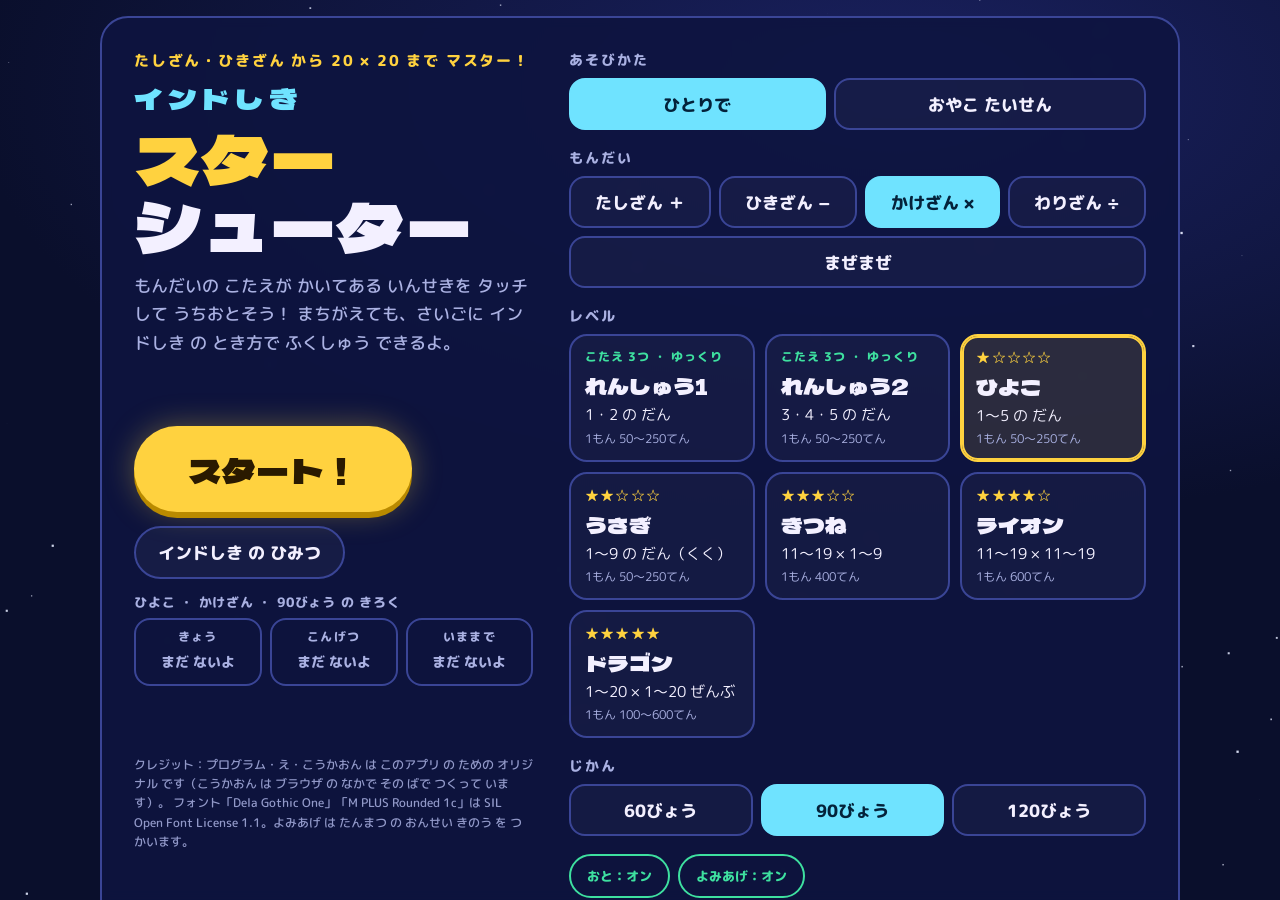
<file: index.html>
<!doctype html>
<html lang="ja">
<head>
<meta charset="utf-8">
<meta name="viewport" content="width=device-width,initial-scale=1,maximum-scale=1,user-scalable=no,viewport-fit=cover">
<title>インドしき スターシューター</title>
<meta name="apple-mobile-web-app-capable" content="yes">
<meta name="apple-mobile-web-app-status-bar-style" content="black-translucent">
<link rel="preconnect" href="https://fonts.googleapis.com">
<link rel="preconnect" href="https://fonts.gstatic.com" crossorigin>
<link href="https://fonts.googleapis.com/css2?family=Dela+Gothic+One&family=M+PLUS+Rounded+1c:wght@500;800&display=swap" rel="stylesheet">
<style>
/* Layout: full-screen starfield canvas; HUD pinned on top; menus float as panels over the sky */
:root{
  --void:#0a0f2c; --nebula:#1a2160; --panel:rgba(14,20,64,.9); --line:#3a4596;
  --ink:#f3f0ff; --dim:#aab1e2; --star:#ffd23f; --hit:#3ee0a0; --miss:#ff5c7a; --beam:#6fe3ff;
  --f-display:"Dela Gothic One","Hiragino Sans","Yu Gothic",sans-serif;
  --f-body:"M PLUS Rounded 1c","Hiragino Maru Gothic ProN","Hiragino Sans","Yu Gothic",sans-serif;
  color-scheme:dark;
}
[hidden]{display:none!important}
html,body{height:100%;margin:0;background:var(--void);color:var(--ink);font-family:var(--f-body);font-weight:500;overflow:hidden;
  -webkit-user-select:none;user-select:none;-webkit-touch-callout:none;-webkit-tap-highlight-color:transparent}
button{font-family:inherit;color:inherit;cursor:pointer;touch-action:manipulation;border:0;background:none}
button:focus-visible{outline:3px solid var(--beam);outline-offset:3px}
#app{position:fixed;inset:0;background:radial-gradient(120% 80% at 70% 10%,var(--nebula) 0%,var(--void) 60%)}
#cv{position:absolute;inset:0;width:100%;height:100%;display:block;touch-action:none}

/* ---------- screens & panels ---------- */
.screen{position:absolute;inset:0;display:flex;overflow-y:auto;-webkit-overflow-scrolling:touch;
  padding:calc(env(safe-area-inset-top,0px) + 16px) 16px calc(env(safe-area-inset-bottom,0px) + 16px);box-sizing:border-box}
.panel{margin:auto;width:100%;max-width:1080px;box-sizing:border-box;background:var(--panel);border:2px solid var(--line);
  border-radius:28px;padding:clamp(18px,3vw,32px);backdrop-filter:blur(6px);-webkit-backdrop-filter:blur(6px)}
.panel.narrow{max-width:560px;text-align:center;display:grid;gap:16px;justify-items:center}
.eyebrow{margin:0;color:var(--star);font-weight:800;letter-spacing:.12em;font-size:.95rem}
h1,h2,h3{text-wrap:balance;margin:0}
.btn-main{font-family:var(--f-display);font-size:clamp(1.5rem,3.4vw,2.1rem);padding:.55em 1.6em;border-radius:999px;
  background:var(--star);color:#2a1a00;box-shadow:0 6px 0 #b98a00,0 0 30px rgba(255,210,63,.35);transition:transform .08s}
.btn-main:active{transform:translateY(4px);box-shadow:0 2px 0 #b98a00}
.btn-sub{font-weight:800;font-size:1.05rem;padding:.7em 1.3em;border-radius:999px;border:2px solid var(--line);background:rgba(255,255,255,.04)}
.btn-sub:active{background:rgba(255,255,255,.12)}

/* ---------- title ---------- */
.title-panel{display:grid;gap:22px 36px;grid-template-columns:1fr;grid-template-areas:"logo" "setup" "actions" "foot"}
@media (min-width:900px){.title-panel{grid-template-columns:minmax(0,.9fr) minmax(0,1.3fr);grid-template-areas:"logo setup" "actions setup" "foot setup";align-items:start}}
.logo{grid-area:logo;display:grid;gap:12px}
.logo h1{font-family:var(--f-display);font-weight:400;font-size:clamp(2.4rem,6vw,4.2rem);line-height:1.02;letter-spacing:.01em}
.logo h1 .ind{display:block;font-size:.42em;color:var(--beam);letter-spacing:.2em;margin-bottom:.35em}
.logo h1 .star{color:var(--star)}
.lead{margin:0;color:var(--dim);font-size:1.05rem;line-height:1.7}
.actions{grid-area:actions;display:flex;flex-wrap:wrap;gap:14px;align-items:center}
.best-wrap{width:100%;display:grid;gap:6px}
.board-cap{margin:0;font-size:.8rem;color:var(--dim);font-weight:800;letter-spacing:.06em}
.board{display:grid;grid-template-columns:repeat(3,minmax(0,1fr));gap:8px;width:100%}
.bt{border:2px solid var(--line);border-radius:16px;padding:8px 6px;display:grid;gap:2px;justify-items:center;text-align:center;font-variant-numeric:tabular-nums;min-width:0;align-content:start}
.bt.hl{border-color:var(--star);background:rgba(255,210,63,.14)}
.bt-l{font-size:.75rem;color:var(--dim);font-weight:800;letter-spacing:.1em}
.bt b{font-family:var(--f-display);font-weight:400;font-size:1.3rem;color:var(--star)}
.bt b.none{font-family:var(--f-body);font-weight:800;font-size:.85rem;color:var(--dim);padding:4px 0}
.bt-n{font-weight:800;font-size:.9rem;color:var(--pc)}
.bt-d{font-size:.7rem;color:var(--dim)}
/* だれが あそぶ？ */
.who-panel{max-width:760px}
.who-grid{display:grid;grid-template-columns:repeat(auto-fit,minmax(120px,1fr));gap:12px;width:100%}
.who{display:grid;justify-items:center;gap:8px;padding:16px 8px;border-radius:22px;border:2px solid var(--line);background:rgba(255,255,255,.03);font-weight:800;font-size:1.2rem}
.who:active{transform:scale(.97)}
.who.last{border-color:var(--pc);box-shadow:0 0 0 2px var(--pc) inset}
.av{width:64px;height:64px;border-radius:50%;display:grid;place-items:center;background:var(--pc);color:var(--void);font-family:var(--f-display);font-size:1.8rem}
.av.sm{width:30px;height:30px;font-size:.95rem;display:inline-grid;vertical-align:middle;margin-right:6px}
.who.sp{grid-column:1/-1;grid-template-columns:auto auto;justify-content:center;align-items:center;column-gap:20px;padding:20px;font-size:1.7rem;
  border-color:var(--star);background:linear-gradient(135deg,rgba(255,126,182,.28),rgba(255,210,63,.18))}
.who.sp .av{width:88px;height:88px;font-size:2.6rem;box-shadow:0 0 0 4px var(--star),0 0 32px rgba(255,126,182,.7)}
.who-name{display:grid;gap:4px;justify-items:center}
.sp-tag{font-style:normal;font-size:.8rem;background:var(--star);color:var(--void);padding:2px 12px;border-radius:99px;letter-spacing:.08em}
.res-card.sp{background:linear-gradient(160deg,rgba(255,126,182,.18),rgba(255,210,63,.08))}
.res-who{color:var(--pc)!important}
.board-cap+.board{margin-top:-2px}
.res-card .board-cap{text-align:center}
.credit{grid-area:foot;font-size:.75rem;color:var(--dim);line-height:1.6;opacity:.85}
.setup{grid-area:setup;display:grid;gap:18px;min-width:0}
.group{display:grid;gap:8px}
.group h2{font-size:.85rem;color:var(--dim);letter-spacing:.14em;font-weight:800}
.seg{display:flex;flex-wrap:wrap;gap:8px}
.seg button{flex:1 1 auto;min-height:52px;padding:0 16px;border-radius:16px;border:2px solid var(--line);font-weight:800;font-size:1.05rem;background:rgba(255,255,255,.03)}
.seg button.on{background:var(--beam);border-color:var(--beam);color:#04223a}
.seg.small button{min-height:42px;font-size:.95rem}
.levels{display:grid;grid-template-columns:repeat(auto-fit,minmax(150px,1fr));gap:10px}
.lv{position:relative;text-align:left;display:grid;gap:3px;padding:12px 14px;border-radius:18px;border:2px solid var(--line);background:rgba(255,255,255,.03)}
.lv.pr .lv-stars{color:var(--hit);font-weight:800;font-size:.78rem}
.lv.on{border-color:var(--star);background:rgba(255,210,63,.12);box-shadow:0 0 0 2px var(--star) inset}
.lv-stars{color:var(--star);letter-spacing:.08em;font-size:.85rem}
.lv b{font-family:var(--f-display);font-weight:400;font-size:1.35rem}
.lv-desc{font-size:.92rem}
.lv-pt{font-size:.78rem;color:var(--dim);font-variant-numeric:tabular-nums}
.badges{position:absolute;top:8px;right:8px;display:flex;gap:4px}
.badge{font-style:normal;font-size:.72rem;font-weight:800;padding:2px 7px;border-radius:99px}
.badge.p1{background:var(--hit);color:#003322}.badge.p2{background:var(--miss);color:#3a0010}
.row-opts{display:flex;flex-wrap:wrap;gap:8px}
.toggle{min-height:44px;padding:0 16px;border-radius:99px;border:2px solid var(--line);font-weight:800}
.toggle.on{border-color:var(--hit);color:var(--hit)}

/* ---------- HUD ---------- */
#hud{position:absolute;left:0;right:0;top:0;pointer-events:none;
  padding:calc(env(safe-area-inset-top,0px) + 10px) 16px 14px;
  background:linear-gradient(to bottom,rgba(10,15,44,.95) 0%,rgba(10,15,44,.85) 75%,rgba(10,15,44,0) 100%);display:grid;gap:8px}
#hud button{pointer-events:auto}
.bar{display:flex;align-items:center;gap:12px}
.icon-btn{width:48px;height:48px;border-radius:14px;border:2px solid var(--line);font-weight:800;font-size:1.1rem;flex:none}
.timebox{flex:1;display:flex;align-items:center;gap:10px;min-width:0}
.timebar{flex:1;height:16px;border-radius:99px;background:rgba(255,255,255,.1);overflow:hidden}
.timebar i{display:block;height:100%;width:100%;background:linear-gradient(90deg,var(--hit),var(--beam));border-radius:99px;transform-origin:left}
.timebox.low .timebar i{background:var(--miss)}
#timeNum{font-family:var(--f-display);font-size:1.5rem;width:2.4em;text-align:right;font-variant-numeric:tabular-nums}
.timebox.low #timeNum{color:var(--miss)}
.scorebox{text-align:right;flex:none;min-width:96px}
.scorebox small{display:block;font-size:.72rem;color:var(--dim);letter-spacing:.1em;font-weight:800}
.scorebox b{font-family:var(--f-display);font-weight:400;font-size:1.6rem;color:var(--star);font-variant-numeric:tabular-nums}
.qrow{display:flex;flex-wrap:wrap;align-items:center;justify-content:center;gap:8px 20px}
.q{font-family:var(--f-display);font-size:clamp(2.4rem,8vw,4.6rem);line-height:1.1;letter-spacing:.02em;text-shadow:0 0 24px rgba(111,227,255,.45);font-variant-numeric:tabular-nums;white-space:nowrap}
.q .qm{color:var(--star)}
.combo{font-family:var(--f-display);color:var(--hit);font-size:1.2rem;min-width:5em}
.hintrow{display:flex;flex-wrap:wrap;justify-content:center;align-items:flex-start;gap:8px 14px}
.hint-btn{border:2px dashed var(--star);color:var(--star);border-radius:99px;padding:6px 16px;font-weight:800;font-size:.95rem}
.hint-btn[disabled]{opacity:.35}
.hintbox{background:rgba(255,210,63,.1);border:2px solid var(--star);border-radius:16px;padding:8px 16px;font-size:clamp(1rem,2.6vw,1.3rem);line-height:1.55;font-variant-numeric:tabular-nums;max-width:100%;box-sizing:border-box}
.hintbox p{margin:0}
.hintbox p:first-child{color:var(--star);font-size:.8em;font-weight:800}
.hintbox.answer{border-color:var(--miss);background:rgba(255,92,122,.12)}
.hintbox.answer p:first-child{color:var(--miss)}

.pop{position:absolute;left:50%;top:52%;transform:translate(-50%,-50%) scale(.5);opacity:0;pointer-events:none;
  font-family:var(--f-display);font-size:clamp(2.6rem,9vw,5.5rem);white-space:nowrap;text-shadow:0 4px 0 rgba(0,0,0,.35),0 0 30px currentColor}
.pop.show{animation:pop 1s ease-out forwards}
.pop.ok{color:var(--hit)}.pop.ng{color:var(--miss)}.pop.cd{color:var(--star)}.pop.info{color:var(--beam)}
@keyframes pop{0%{opacity:0;transform:translate(-50%,-50%) scale(.4)}15%{opacity:1;transform:translate(-50%,-50%) scale(1.12)}30%{transform:translate(-50%,-50%) scale(1)}75%{opacity:1}100%{opacity:0;transform:translate(-50%,-70%) scale(1)}}

/* ---------- result ---------- */
.result{display:grid;gap:18px}
.res-cards{display:grid;grid-template-columns:repeat(auto-fit,minmax(260px,1fr));gap:14px}
.res-card{border:2px solid var(--line);border-radius:22px;padding:18px;display:grid;gap:8px;justify-items:center;text-align:center;background:rgba(255,255,255,.03)}
.res-card.win{border-color:var(--star);box-shadow:0 0 30px rgba(255,210,63,.25)}
.res-who{font-weight:800;color:var(--dim);letter-spacing:.1em}
.rank{font-family:var(--f-display);font-size:4.5rem;line-height:1;color:var(--star);text-shadow:0 0 30px rgba(255,210,63,.5)}
.rank-title{font-family:var(--f-display);font-weight:400;font-size:1.4rem}
.res-stars{color:var(--star);font-size:1.4rem;letter-spacing:.1em}
.bigscore{font-family:var(--f-display);font-size:clamp(2.2rem,6vw,3.2rem);font-variant-numeric:tabular-nums}
.bigscore small{font-size:.45em;color:var(--dim);margin-left:.2em}
.newrec{margin:0;color:#2a1a00;background:var(--star);font-weight:800;padding:2px 14px;border-radius:99px}
.newrec.pb{background:var(--hit);color:#003322}
.stats{display:grid;grid-template-columns:repeat(2,minmax(0,1fr));gap:6px 18px;margin:0;width:100%}
.stats div{display:flex;justify-content:space-between;gap:8px;border-bottom:1px dashed var(--line);padding:4px 0}
.stats dt{color:var(--dim);font-size:.9rem}.stats dd{margin:0;font-weight:800;font-variant-numeric:tabular-nums}
.winner{text-align:center;font-family:var(--f-display);font-size:clamp(1.8rem,5vw,2.6rem);color:var(--star)}
.review h3{font-size:1.1rem;margin-bottom:10px}
.review-list{display:grid;grid-template-columns:repeat(auto-fill,minmax(250px,1fr));gap:10px}
.rv{border:2px solid var(--line);border-radius:16px;padding:12px 14px;font-variant-numeric:tabular-nums;min-width:0}
.rv-q{font-family:var(--f-display);font-size:1.4rem}
.rv-q em{font-style:normal;color:var(--hit)}
.rv-who{font-size:.75rem;color:var(--dim)}
.rv p{margin:2px 0;line-height:1.5}
.rv p.m{color:var(--star);font-weight:800;font-size:.85rem}
.res-actions{display:flex;flex-wrap:wrap;gap:12px;justify-content:center}
.perfect{color:var(--hit);font-weight:800;text-align:center}

/* ---------- guide ---------- */
.guide{display:grid;gap:18px}
.guide-head{display:flex;flex-wrap:wrap;justify-content:space-between;align-items:center;gap:12px}
.guide-head h2{font-family:var(--f-display);font-weight:400;font-size:clamp(1.8rem,4.5vw,2.6rem)}
.tricks{display:grid;grid-template-columns:repeat(auto-fit,minmax(280px,1fr));gap:12px}
.trick{border:2px solid var(--line);border-radius:20px;padding:16px;display:grid;gap:6px;align-content:start;font-variant-numeric:tabular-nums}
.trick .tag{font-size:.78rem;color:var(--beam);font-weight:800;letter-spacing:.1em}
.trick h3{font-family:var(--f-display);font-weight:400;font-size:1.3rem}
.trick p{margin:0;line-height:1.65}
.trick .ex{background:rgba(255,255,255,.05);border-radius:12px;padding:8px 12px;font-size:1.1rem}
.trick .ex b{color:var(--star)}
.parent{border-top:2px dashed var(--line);padding-top:14px;color:var(--dim);line-height:1.8;font-size:.95rem;max-width:72ch}
.parent h3{color:var(--ink);font-size:1rem;margin-bottom:4px}
.parent ul{margin:0;padding-left:1.2em}

@media (prefers-reduced-motion:reduce){.pop.show{animation-duration:.01s}}
</style>

<div id="app">
  <canvas id="cv"></canvas>

  <!-- HUD -->
  <div id="hud" hidden>
    <div class="bar">
      <button id="btnPause" class="icon-btn" aria-label="いちじていし">Ⅱ</button>
      <div class="timebox" id="timeBox"><div class="timebar"><i id="timeFill"></i></div><span id="timeNum">90</span></div>
      <div class="scorebox"><small id="hudWho">スコア</small><b id="hudScore">0</b></div>
    </div>
    <div class="qrow"><div id="qText" class="q">&nbsp;</div><div id="combo" class="combo"></div></div>
    <div class="hintrow"><button id="btnHint" class="hint-btn">ヒント（とくてん はんぶん）</button><div id="hintBox" class="hintbox" hidden></div></div>
  </div>
  <div id="pop" class="pop"></div>

  <!-- TITLE -->
  <section id="scrTitle" class="screen">
    <div class="panel title-panel">
      <header class="logo">
        <p class="eyebrow">たしざん・ひきざん から 20 × 20 まで マスター！</p>
        <h1><span class="ind">インドしき</span><span class="star">スター</span><br>シューター</h1>
        <p class="lead">もんだいの こたえが かいてある いんせきを タッチして うちおとそう！ まちがえても、さいごに インドしき の とき方で ふくしゅう できるよ。</p>
      </header>
      <div class="setup">
        <div class="group"><h2>あそびかた</h2>
          <div class="seg" id="segPlayers" data-key="players"><button data-v="1">ひとりで</button><button data-v="2">おやこ たいせん</button></div></div>
        <div class="group"><h2>もんだい</h2>
          <div class="seg" id="segMode" data-key="mode"><button data-v="add">たしざん ＋</button><button data-v="sub">ひきざん −</button><button data-v="mul">かけざん ×</button><button data-v="div">わりざん ÷</button><button data-v="mix">まぜまぜ</button></div></div>
        <div class="group"><h2>レベル</h2>
          <div class="seg small" id="whoTabs" data-key="edit"><button data-v="0">1P の レベル</button><button data-v="1">2P の レベル</button></div>
          <div class="levels" id="levels"></div></div>
        <div class="group"><h2>じかん</h2>
          <div class="seg" id="segTime" data-key="time"><button data-v="60">60びょう</button><button data-v="90">90びょう</button><button data-v="120">120びょう</button></div></div>
        <div class="row-opts"><button class="toggle" id="tgSound"></button><button class="toggle" id="tgVoice"></button></div>
      </div>
      <div class="actions">
        <button class="btn-main" id="btnStart">スタート！</button>
        <button class="btn-sub" id="btnGuide">インドしき の ひみつ</button>
        <div class="best-wrap"><p class="board-cap" id="bestCap"></p><div id="board"></div></div>
      </div>
      <footer class="credit">
        クレジット：プログラム・え・こうかおん は このアプリ の ための オリジナル です（こうかおん は ブラウザ の なかで その ばで つくって います）。
        フォント「Dela Gothic One」「M PLUS Rounded 1c」は SIL Open Font License 1.1。よみあげ は たんまつ の おんせい きのう を つかいます。
      </footer>
    </div>
  </section>

  <!-- WHO PLAYS -->
  <section id="scrWho" class="screen" hidden>
    <div class="panel narrow who-panel">
      <p class="eyebrow" id="whoEyebrow"></p>
      <h2 id="whoTitle" class="rank-title"></h2>
      <p id="whoSub" class="lead"></p>
      <div class="who-grid" id="whoGrid"></div>
      <button class="btn-sub" id="btnWhoBack">タイトルへ もどる</button>
    </div>
  </section>

  <!-- PAUSE -->
  <section id="scrPause" class="screen" hidden>
    <div class="panel narrow">
      <p class="eyebrow">ひとやすみ</p>
      <h2 class="rank-title">いちじ ていし ちゅう</h2>
      <button class="btn-main" id="btnResume">つづける</button>
      <button class="btn-sub" id="btnQuit">やめて タイトルへ</button>
    </div>
  </section>

  <!-- RESULT -->
  <section id="scrResult" class="screen" hidden>
    <div class="panel result">
      <p class="eyebrow">けっか はっぴょう</p>
      <div id="resultBody"></div>
      <div class="res-actions">
        <button class="btn-main" id="btnAgain">もういちど</button>
        <button class="btn-sub" id="btnHome">タイトルへ</button>
      </div>
    </div>
  </section>

  <!-- GUIDE -->
  <section id="scrGuide" class="screen" hidden>
    <div class="panel guide">
      <div class="guide-head"><h2>インドしき の ひみつ</h2><button class="btn-sub" id="btnGuideBack">もどる</button></div>
      <div class="tricks">
        <article class="trick"><span class="tag">たしざん</span><h3>10 の まとまり を つくる</h3>
          <p>くりあがり は、たす かず を わけて まず 10 を つくる（さくらんぼ けいさん）。</p>
          <p class="ex">8 + 5 → 8 は あと 2 で 10、5 を 2 と 3 → 10 + 3 = <b>13</b></p></article>
        <article class="trick"><span class="tag">ひきざん</span><h3>10 から ひく</h3>
          <p>1 の くらい から ひけない ときは、10 から ひいて のこり を たす。</p>
          <p class="ex">13 − 8 → 10 − 8 = 2、2 + 3 = <b>5</b></p></article>
        <article class="trick"><span class="tag">×10・×20</span><h3>0 を つけるだけ</h3>
          <p>10 を かけたら うしろに 0。20 は「2ばい して 0」。</p>
          <p class="ex">7 × 20 → 7 × 2 = 14 → <b>140</b></p></article>
        <article class="trick"><span class="tag">9 の だん</span><h3>10ばい して ひく</h3>
          <p>9 は 10 より 1 すくない。だから 10ばい から ひとつぶん ひく。</p>
          <p class="ex">9 × 7 → 70 − 7 = <b>63</b></p></article>
        <article class="trick"><span class="tag">6〜9 どうし</span><h3>ゆびざん</h3>
          <p>りょうてで 6なら 1ぽん、7なら 2ほん … と ゆびを たてる。たてた ゆびの ごうけいが 10のくらい、おった ゆび どうしを かけると 1のくらい。</p>
          <p class="ex">7 × 8 → たてた ゆび 2+3=5 → 50、おった ゆび 3×2=6 → <b>56</b></p></article>
        <article class="trick"><span class="tag">11〜19 × 1けた</span><h3>わけて たす</h3>
          <p>13 を 10 と 3 に わけて、べつべつに かけてから たす。</p>
          <p class="ex">13 × 7 → 70 + 21 = <b>91</b></p></article>
        <article class="trick"><span class="tag">11〜19 どうし</span><h3>たして、かけて、たす</h3>
          <p>① かたほうに もう かたほうの 1のくらい を たして 10ばい。② 1のくらい どうしを かける。③ たす。</p>
          <p class="ex">13 × 14 → 13+4=17 → 170、3×4=12 → <b>182</b></p></article>
        <article class="trick"><span class="tag">わりざん</span><h3>かけざん の ぎゃく</h3>
          <p>「÷7」は「7 × □ = ?」の □ を さがす こと。かけざん が できれば わりざん も できる！</p>
          <p class="ex">91 ÷ 7 → 7 × □ = 91 → <b>13</b></p></article>
      </div>
      <div class="parent">
        <h3>おうちのかたへ</h3>
        <ul>
          <li>1回は 90秒 が目安です。低学年の集中が続きやすい長さで、1日 2〜3回 くらいがおすすめです。</li>
          <li>レベルは れんしゅう1 → れんしゅう2 → ひよこ → うさぎ → きつね → ライオン → ドラゴン の順で進めてください。れんしゅうは答えが3つで、いん石がゆっくり落ちます。</li>
          <li>「たしざん」「ひきざん」では、同じレベルでも くり上がり・くり下がり や けた数に合わせた問題になります。「まぜまぜ」は ＋−×÷ の4つが混ざります。</li>
          <li>得点は「問題の難しさ × スピード × コンボ」で決まります。おやこ対戦では、おとなは ライオン か ドラゴン を選ぶと勝負になります。</li>
          <li>ヒントを使うと その問題の得点は半分、まちがえるたびに さらに半分になります。2回まちがえると ヒントが自動で出ます。</li>
          <li>記録（今日・今月・今までのいちばん）は「もんだい・レベル・じかん」の組み合わせごとに、この端末のブラウザに保存されます。別の端末やブラウザとは共有されません。</li>
          <li>ふうちゃんを選ぶと、専用機「ふう号」とホーミングミサイルの特別仕様になります。</li>
          <li>まちがえた問題は 結果画面に インド式の解き方つきで出るので、いっしょに声に出して確認してみてください。</li>
        </ul>
      </div>
    </div>
  </section>
</div>

<script>
(()=>{
'use strict';
const $=s=>document.querySelector(s);
const ri=(a,b)=>a+Math.floor(Math.random()*(b-a+1));
const shuffle=a=>{for(let i=a.length-1;i>0;i--){const j=Math.floor(Math.random()*(i+1));[a[i],a[j]]=[a[j],a[i]]}return a};
const fmt=n=>n.toLocaleString('ja-JP');
const store={
  get(k,d){try{const v=localStorage.getItem(k);return v==null?d:JSON.parse(v)}catch(e){return d}},
  set(k,v){try{localStorage.setItem(k,JSON.stringify(v))}catch(e){}}
};

/* ================= LEVELS =================
   gen  … かけざん・わりざん 用 の 2つ の かず
   agen … たしざん・ひきざん 用 の 2つ の かず（ひきざん は「たした こたえ − ひとつ」で つくる）
   choices … いんせき の かず（れんしゅう は 3つ） */
const LEVELS=[
  {id:101,name:'れんしゅう1',stars:0,practice:true,choices:3,fall:15,rank:1,
   desc:'1・2 の だん',adesc:'こたえ 10 まで',sdesc:'10 まで の ひきざん',
   gen:()=>[ri(1,2),ri(1,9)],agen:()=>{const x=ri(1,9);return[x,ri(1,10-x)]}},
  {id:102,name:'れんしゅう2',stars:0,practice:true,choices:3,fall:13,rank:1,
   desc:'3・4・5 の だん',adesc:'くりあがり（20 まで）',sdesc:'くりさがり（20 まで）',
   gen:()=>[ri(3,5),ri(1,9)],agen:()=>{const x=ri(2,9);return[x,ri(11-x,9)]}},
  {id:1,name:'ひよこ',stars:1,choices:5,fall:10,rank:1,
   desc:'1〜5 の だん',adesc:'1けた + 1けた',sdesc:'18 まで − 1けた',
   gen:()=>[ri(1,5),ri(1,9)],agen:()=>[ri(1,9),ri(1,9)]},
  {id:2,name:'うさぎ',stars:2,choices:5,fall:9,rank:.85,
   desc:'1〜9 の だん（くく）',adesc:'2けた + 1けた',sdesc:'2けた − 1けた',
   gen:()=>[ri(2,9),ri(1,9)],agen:()=>[ri(10,19),ri(2,9)]},
  {id:3,name:'きつね',stars:3,choices:5,fall:11,rank:.55,
   desc:'11〜19 × 1〜9',adesc:'10〜20 どうし',sdesc:'40 まで − 10〜20',
   gen:()=>[ri(11,19),ri(2,9)],agen:()=>[ri(10,20),ri(10,20)]},
  {id:4,name:'ライオン',stars:4,choices:5,fall:13,rank:.4,
   desc:'11〜19 × 11〜19',adesc:'2けた + 2けた',sdesc:'2けた − 2けた',
   gen:()=>[ri(11,19),ri(11,19)],agen:()=>{const x=ri(11,69);return[x,ri(11,Math.min(59,99-x))]}},
  {id:5,name:'ドラゴン',stars:5,choices:5,fall:12,rank:.5,
   desc:'1〜20 × 1〜20 ぜんぶ',adesc:'100 まで ぜんぶ',sdesc:'100 まで ぜんぶ',
   gen:()=>{let a,b;do{a=ri(2,20);b=ri(2,20)}while(a<=9&&b<=9&&Math.random()<.65);return[a,b]},
   agen:()=>{const x=ri(5,95);return[x,ri(3,100-x)]}},
];
const LV=id=>LEVELS.find(l=>l.id===id)||LEVELS[2];
const MODE_NAME={add:'たしざん',sub:'ひきざん',mul:'かけざん',div:'わりざん',mix:'まぜまぜ'};
const isAddMode=m=>m==='add'||m==='sub';
function levelDesc(L,mode){
  if(mode==='add')return L.adesc;
  if(mode==='sub')return L.sdesc;
  if(mode==='mix')return `${L.adesc} ／ ${L.desc}`;
  return L.desc;
}

/* ================= PLAYERS ================= */
const PLAYERS=[
  {id:'fuu',name:'ふうちゃん',mark:'ふ',color:'#ff7eb6',special:true},
  {id:'papa',name:'パパ',mark:'パ',color:'#6fa8ff'},
  {id:'mama',name:'ママ',mark:'マ',color:'#ffa26b'},
  {id:'friend',name:'ともだち',mark:'と',color:'#3ee0a0'},
  {id:'nakama',name:'なかま',mark:'な',color:'#c59bff'},
];
const PL=id=>PLAYERS.find(p=>p.id===id)||PLAYERS[1];

/* ================= OPTIONS ================= */
const opts=Object.assign({players:1,mode:'mul',time:90,lv:[1,4],edit:0,sound:true,voice:true,who:['fuu','papa']},store.get('iss_opts',{}));
if(![1,2].includes(opts.players))opts.players=1;
if(!MODE_NAME[opts.mode])opts.mode='mul';
if(![60,90,120].includes(opts.time))opts.time=90;
if(!Array.isArray(opts.lv)||opts.lv.length!==2)opts.lv=[1,4];
if(!Array.isArray(opts.who)||opts.who.length!==2)opts.who=['fuu','papa'];
opts.edit=0;

/* ================= RECORDS (この たんまつ に ほぞん) ================= */
const pad=n=>String(n).padStart(2,'0');
function todayStr(){const d=new Date();return `${d.getFullYear()}-${pad(d.getMonth()+1)}-${pad(d.getDate())}`}
function loadRecs(){const r=store.get('iss_records',[]);return Array.isArray(r)?r:[]}
function saveRec(rec){
  let rs=loadRecs();rs.push(rec);
  if(rs.length>800){const mo=todayStr().slice(0,7),cur=rs.filter(r=>r.d.startsWith(mo)),old=rs.filter(r=>!r.d.startsWith(mo)).sort((a,b)=>b.s-a.s).slice(0,300);rs=old.concat(cur)}
  store.set('iss_records',rs);
}
function boardOf(mode,lv,time){
  const rs=loadRecs().filter(r=>r.m===mode&&r.l===lv&&r.t===time),d=todayStr(),mo=d.slice(0,7);
  const top=a=>a.reduce((b,r)=>!b||r.s>b.s?r:b,null);
  return{all:top(rs),month:top(rs.filter(r=>r.d.startsWith(mo))),day:top(rs.filter(r=>r.d===d)),rs};
}
function boardHTML(b,hl){
  const tile=(k,label)=>{const r=b[k];
    return `<div class="bt${hl===k?' hl':''}"><span class="bt-l">${label}</span>${r?`<b>${fmt(r.s)}</b><span class="bt-n" style="--pc:${PL(r.n).color}">${PL(r.n).name}</span>${k==='all'?`<span class="bt-d">${r.d.replace(/-/g,'/')}</span>`:''}`:'<b class="none">まだ ないよ</b>'}</div>`};
  return `<div class="board">${tile('day','きょう')}${tile('month','こんげつ')}${tile('all','いままで')}</div>`;
}

/* ================= MATH ================= */
function diffOf(x,y){
  const a=Math.max(x,y),b=Math.min(x,y);
  if(b===1)return 5;
  if(a===10||b===10)return 15;
  if(a===20)return b<=9?25:(b===20?30:40);
  if(a<=5)return 10;
  if(a<=9)return (a===9||b>=6)?25:20;
  if(b<=9)return 40;
  return 60;
}
// たしざん の むずかしさ（くりあがり と けたすう で きまる）
function diffAdd(x,y){
  const s=x+y,carry=(x%10)+(y%10)>=10;
  if(s<=10)return 5;
  if(x<10&&y<10)return 10;
  if(x<10||y<10)return carry?15:10;
  return carry?30:20;
}
function makeProblem(level,mode){
  const op=mode==='mix'?['add','sub','mul','div'][ri(0,3)]:mode;
  if(op==='add'||op==='sub'){
    let [x,y]=level.agen();
    if(Math.random()<.5)[x,y]=[y,x];
    if(op==='add')return {op:'+',a:x,b:y,ans:x+y,diff:diffAdd(x,y),key:`a${x}_${y}`};
    return {op:'−',a:x+y,b:x,ans:y,diff:diffAdd(x,y)+5,key:`s${x}_${y}`};
  }
  let [x,y]=level.gen();
  if(Math.random()<.5)[x,y]=[y,x];
  if(op==='mul') return {op:'×',a:x,b:y,ans:x*y,f:[x,y],diff:diffOf(x,y),key:`m${x}_${y}`};
  // division: dividend ÷ divisor = quotient (avoid ÷1 most of the time)
  if(x===1&&y!==1)[x,y]=[y,x];
  return {op:'÷',a:x*y,b:x,ans:y,f:[x,y],diff:diffOf(x,y)+10,key:`d${x}_${y}`};
}
// 1もん の てんすう の はば を じっさい に つくって しらべる
const ptsCache={};
function ptsLabel(L,mode){
  const k=L.id+mode;if(ptsCache[k])return ptsCache[k];
  let lo=1e9,hi=0;
  for(let i=0;i<400;i++){const d=makeProblem(L,mode).diff*10;lo=Math.min(lo,d);hi=Math.max(hi,d)}
  return ptsCache[k]=lo===hi?`1もん ${lo}てん`:`1もん ${lo}〜${hi}てん`;
}
function swapDigits(n){if(n<10||n>99)return -1;const s=String(n);return +(s[1]+s[0])}
function makeChoices(p,n){
  const ans=p.ans,pool=[];
  if(p.op==='×'){const[a,b]=p.f;
    pool.push(ans+1,ans-1,ans+10,ans-10,(a+1)*b,(a-1)*b,a*(b+1),a*(b-1),ans+2,ans-2,swapDigits(ans),ans+a,ans-b);
  }else if(p.op==='−'){pool.push(ans+1,ans-1,ans+2,ans-2,ans+10,ans-10,swapDigits(ans),p.a+p.b);}
  else{pool.push(ans+1,ans-1,ans+2,ans-2,ans+10,ans-10,swapDigits(ans),ans*2,ans+3);}
  shuffle(pool);
  const set=new Set([ans]),out=[ans];
  for(const v of pool){if(out.length>=n)break;if(v>0&&!set.has(v)){set.add(v);out.push(v)}}
  let k=3;while(out.length<n){const v=ans+(k%2?1:-1)*k;k++;if(v>0&&!set.has(v)){set.add(v);out.push(v)}}
  return shuffle(out);
}
// Indian-style explanation; the last line always ends with the answer
function explainMul(a,b){
  const x=Math.max(a,b),y=Math.min(a,b),c=a*b;
  if(y===1)return['1 を かけても かずは かわらない',`${a} × ${b} = ${c}`];
  if(x===10||y===10){const o=x===10?y:x;return['×10 は うしろに 0 を つける',`${a} × ${b} = ${c}`];}
  if(x===20){return['×20 は「2ばい して 0 を つける」',`${y} × 2 = ${y*2}　うしろに 0 を つけると…`,`${a} × ${b} = ${c}`];}
  if(x<=9){
    if(x===9)return['9 は 10 より 1 すくない',`10 × ${y} = ${10*y}`,`${10*y} − ${y} = ${c}`];
    if(y>=6){const t=(x-5)+(y-5),u=(10-x)*(10-y);
      return['インドしき ゆびざん',`たてた ゆび (${x}−5)+(${y}−5) = ${t} → ${t*10}`,`おった ゆび (10−${x})×(10−${y}) = ${u}`,`${t*10} + ${u} = ${c}`];}
    return[`${x} を ${y}かい たそう`,`${Array(y).fill(x).join(' + ')} = ${c}`];
  }
  if(y<=9){const o=x-10;return[`${x} を 10 と ${o} に わける`,`10 × ${y} = ${10*y}　${o} × ${y} = ${o*y}`,`${10*y} + ${o*y} = ${c}`];}
  const xo=x-10,yo=y-10,s=(x+yo)*10;
  return['インドしき：たして、かけて、たす',`① ${x} + ${yo} = ${x+yo} → ${s}`,`② ${xo} × ${yo} = ${xo*yo}`,`③ ${s} + ${xo*yo} = ${c}`];
}
// たしざん：10 の まとまり（さくらんぼ）
function explainAdd(a,b){
  const x=Math.max(a,b),y=Math.min(a,b),s=a+b;
  if(s<=10){
    const seq=Array.from({length:y},(_,i)=>x+i+1).join('、');
    return[`おおきい ${x} から ${y}つ かぞえよう`,`${x} → ${seq}`,`${a} + ${b} = ${s}`];
  }
  if(y<10){ // 2けた（または 1けた）+ 1けた
    const T=x-x%10,o=x%10;
    if(o+y<10){
      return[`${x} を ${T} と ${o} に わける`,`${o} + ${y} = ${o+y}`,`${T} + ${o+y} = ${s}`];
    }
    const need=10-o,rest=y-need;
    return['10 の まとまり を つくろう',`${x} は あと ${need} で ${T+10}`,`${y} を ${need} と ${rest} に わける`,`${T+10} + ${rest} = ${s}`];
  }
  const xt=x-x%10,yt=y-y%10,xo=x%10,yo=y%10;
  return['10 の くらい と 1 の くらい に わける',`10 の くらい：${xt} + ${yt} = ${xt+yt}`,`1 の くらい：${xo} + ${yo} = ${xo+yo}`,`${xt+yt} + ${xo+yo} = ${s}`];
}
// ひきざん：10 から ひく ／ わけて ひく
function explainSub(a,b){
  const c=a-b;
  if(a<=10)return['ひきざん は たしざん の ぎゃく',`${b} + □ = ${a}`,`${a} − ${b} = ${c}`];
  if(b<10){
    const T=a-a%10,o=a%10;
    if(o>=b)return[`${a} を ${T} と ${o} に わける`,`${o} − ${b} = ${o-b}`,`${T} + ${o-b} = ${c}`];
    return['1 の くらい から ひけない ときは 10 から ひく',`${a} を ${T} と ${o} に わける`,`${T} − ${b} = ${T-b}`,`${T-b} + ${o} = ${c}`];
  }
  const bt=b-b%10,bo=b%10;
  if(bo===0)return[`10 の くらい だけ ひく`,`${a} − ${b} = ${c}`];
  return[`${b} を ${bt} と ${bo} に わけて じゅんばんに ひく`,`${a} − ${bt} = ${a-bt}`,`${a-bt} − ${bo} = ${c}`];
}
function explain(p){
  if(p.op==='×')return explainMul(p.a,p.b);
  if(p.op==='+')return explainAdd(p.a,p.b);
  if(p.op==='−')return explainSub(p.a,p.b);
  const m=explainMul(p.b,p.ans);
  return[`わりざん は かけざん の ぎゃく`,`${p.b} × □ = ${p.a} の □ は？`,...m.slice(1),`こたえ ${p.ans}`];
}
function hintLines(p){
  if(p.op==='÷')return['わりざん は かけざん の ぎゃく',`${p.b} × □ = ${p.a}`,`${p.b} の だん で □ を さがそう！`];
  const l=explain(p).slice();
  l[l.length-1]=l[l.length-1].replace(/=\s*\d+$/,'= ？');
  return l;
}
const qHTML=p=>`${p.a} ${p.op} ${p.b} = <span class="qm">？</span>`;
const qPlain=p=>`${p.a} ${p.op} ${p.b}`;

/* ================= SOUND & VOICE ================= */
const SND={
  ac:null,
  init(){if(!this.ac){try{this.ac=new(window.AudioContext||window.webkitAudioContext)()}catch(e){}}
    if(this.ac&&this.ac.state==='suspended')this.ac.resume().catch(()=>{});},
  tone(f,d,type='square',vol=.07,to=null,delay=0){
    if(!opts.sound||!this.ac)return;const t=this.ac.currentTime+delay;
    const o=this.ac.createOscillator(),g=this.ac.createGain();o.type=type;o.frequency.setValueAtTime(f,t);
    if(to)o.frequency.exponentialRampToValueAtTime(to,t+d);
    g.gain.setValueAtTime(vol,t);g.gain.exponentialRampToValueAtTime(.0001,t+d);
    o.connect(g).connect(this.ac.destination);o.start(t);o.stop(t+d+.03);},
  noise(d,vol=.2){
    if(!opts.sound||!this.ac)return;const n=Math.floor(this.ac.sampleRate*d),buf=this.ac.createBuffer(1,n,this.ac.sampleRate),ch=buf.getChannelData(0);
    for(let i=0;i<n;i++)ch[i]=(Math.random()*2-1)*(1-i/n);
    const s=this.ac.createBufferSource(),g=this.ac.createGain(),fl=this.ac.createBiquadFilter();fl.type='lowpass';fl.frequency.value=1400;
    s.buffer=buf;g.gain.value=vol;s.connect(fl).connect(g).connect(this.ac.destination);s.start();},
  shoot(){this.tone(1100,.14,'square',.05,180)},
  missile(){this.noise(.35,.12);this.tone(220,.35,'sawtooth',.05,880);this.tone(330,.35,'square',.03,1320,.03)},
  sparkle(){[1568,2093,2637].forEach((f,i)=>this.tone(f,.1,'sine',.05,null,.25+i*.07))},
  hit(c){this.noise(.3,.22);const base=c>=10?659:c>=5?587:523;[1,1.25,1.5,2].forEach((m,i)=>this.tone(base*m,.13,'triangle',.08,null,.05+i*.06))},
  wrong(){this.tone(180,.35,'sawtooth',.06,80)},
  miss(){[392,330,262].forEach((f,i)=>this.tone(f,.2,'triangle',.07,null,i*.14))},
  tick(){this.tone(1500,.05,'square',.03)},
  count(go){this.tone(go?1046:523,go?.4:.15,'triangle',.09)},
  fanfare(){[523,659,784,1046,784,1046].forEach((f,i)=>this.tone(f,i===5?.6:.16,'triangle',.09,null,i*.15))}
};
function speak(text){
  if(!opts.voice||!('speechSynthesis' in window))return;
  try{speechSynthesis.cancel();const u=new SpeechSynthesisUtterance(text);u.lang='ja-JP';u.rate=1.05;speechSynthesis.speak(u)}catch(e){}
}
// よみあげ用：助詞の「は」は「わ」と書かないと「ハ」と発音されるため
const OP_WORD={'+':'たす','−':'ひく','×':'かける','÷':'わる'};
const sayQ=p=>speak(`${p.a} ${OP_WORD[p.op]} ${p.b} わ？`);

/* ================= CANVAS ================= */
const cv=$('#cv'),ctx=cv.getContext('2d');
let W=0,H=0,DPR=1,stars=[],shipY=0,dangerY=0;
function resize(){
  DPR=Math.min(2,window.devicePixelRatio||1);W=window.innerWidth;H=window.innerHeight;
  cv.width=Math.round(W*DPR);cv.height=Math.round(H*DPR);ctx.setTransform(DPR,0,0,DPR,0,0);
  shipY=H-64;dangerY=shipY-46;
  stars=Array.from({length:Math.round(W*H/7000)},()=>({x:Math.random()*W,y:Math.random()*H,z:Math.random()*.9+.1}));
  if(G.meteors.length)layoutLanes();
}
window.addEventListener('resize',resize);
document.addEventListener('gesturestart',e=>e.preventDefault());

/* ================= GAME STATE ================= */
const G={state:'idle',prev:null,turn:0,results:[],meteors:[],parts:[],floats:[],beam:null,ship:{x:0,tx:0},shake:0,clock:0};
let wakeLock=null;

function lanes(){const n=G.level?G.level.choices:5,m=16,w=(W-m*2)/n;return{w,xs:Array.from({length:n},(_,i)=>m+w*(i+.5)),r:Math.max(26,Math.min(w*.42,n<=3?82:66,H*(n<=3?.1:.085)))}}
function layoutLanes(){const L=lanes();G.meteors.forEach(m=>{m.baseX=L.xs[m.lane];m.r=L.r})}
function playTop(){return $('#hud').getBoundingClientRect().bottom-10}

function startMatch(){
  SND.init();
  G.turn=0;G.results=[];
  showWho();
}
// プレイ ちょくぜん に「だれが あそぶ？」を えらぶ
function showWho(){
  const lv=LV(opts.lv[G.turn]),two=opts.players===2;
  $('#whoEyebrow').textContent=two?(G.turn===0?'おやこ たいせん ・ 1P':'おやこ たいせん ・ 2P'):`${lv.name} ・ ${MODE_NAME[opts.mode]} ・ ${opts.time}びょう`;
  $('#whoTitle').textContent=two?(G.turn===0?'さいしょ（1P）は だれ？':'つぎ（2P）は だれ？'):'だれが あそぶ？';
  $('#whoSub').textContent=two?(G.turn===0?`1P の レベル：${lv.name}（${levelDesc(lv,opts.mode)}）`:`1P ${G.results[0].player.name} は ${fmt(G.results[0].score)} てん！ ／ 2P の レベル：${lv.name}（${levelDesc(lv,opts.mode)}）`):'なまえ を タッチすると スタート！';
  $('#whoGrid').innerHTML=PLAYERS.map(p=>`<button class="who${p.special?' sp':''}${opts.who[G.turn]===p.id?' last':''}" data-id="${p.id}" style="--pc:${p.color}">
    <span class="av">${p.mark}</span><span class="who-name">${p.name}${p.special?'<i class="sp-tag">とくべつ きたい</i>':''}</span></button>`).join('');
  show('scrWho');
}
function startGame(){
  const lv=LV(opts.lv[G.turn]),pl=PL(opts.who[G.turn]);
  Object.assign(G,{level:lv,player:pl,mode:opts.mode,dur:opts.time,t:opts.time,score:0,correct:0,wrong:0,miss:0,combo:0,maxCombo:0,
    mistakes:[],recent:[],meteors:[],parts:[],floats:[],missiles:[],locked:false,beam:null,problem:null,cd:3.999,lastCd:4,lastTick:-1,nextIn:0,hintOpen:false});
  G.ship.x=G.ship.tx=W/2;
  $('#hudWho').textContent=`${pl.name} ・ ${lv.name}`;
  $('#hudWho').style.color=pl.color;
  if(pl.special)speak('ふうちゃん たいちょう、しゅつげき！');
  $('#hudScore').textContent='0';$('#combo').textContent='';
  $('#qText').innerHTML='&nbsp;';$('#hintBox').hidden=true;$('#btnHint').disabled=true;
  updateTimeUI();show(null);$('#hud').hidden=false;
  G.state='countdown';
  try{navigator.wakeLock&&navigator.wakeLock.request('screen').then(l=>wakeLock=l).catch(()=>{})}catch(e){}
}
function nextQuestion(){
  let p,guard=0;
  do{p=makeProblem(G.level,G.mode)}while(G.recent.includes(p.key)&&guard++<30);
  G.recent.push(p.key);if(G.recent.length>6)G.recent.shift();
  G.problem=p;G.tries=0;G.hintUsed=false;G.hintOpen=false;G.qClock=0;G.recorded=false;G.locked=false;G.missiles=[];
  $('#qText').innerHTML=qHTML(p);
  $('#hintBox').hidden=true;$('#hintBox').classList.remove('answer');$('#btnHint').disabled=false;
  const L=lanes(),top=playTop(),order=shuffle(L.xs.map((_,i)=>i));
  G.fall=G.level.fall/(1+Math.min(G.combo,10)*.03);
  G.speed=Math.max(60,(dangerY-top))/G.fall;
  G.meteors=makeChoices(p,L.xs.length).map((v,i)=>({val:v,lane:order[i],baseX:L.xs[order[i]],x:L.xs[order[i]],
    y:top-L.r-Math.random()*90,r:L.r,hue:[200,280,330,20,160][order[i]],phase:Math.random()*6.28,state:'fall',a:1,spin:Math.random()*6.28}));
  G.state='play';
  sayQ(p);
}
function showHint(auto){
  if(!G.problem||G.state!=='play'||G.hintOpen)return;
  G.hintUsed=true;G.hintOpen=true;
  const box=$('#hintBox');box.innerHTML=hintLines(G.problem).map(l=>`<p>${l}</p>`).join('');box.hidden=false;
  $('#btnHint').disabled=true;
  if(auto)pop('ヒント！','info');
}
function recordMistake(){
  if(G.recorded)return;G.recorded=true;
  const p=G.problem;G.mistakes.push({q:qPlain(p),ans:p.ans,lines:explain(p)});
}
function fire(m){
  G.ship.tx=m.x;
  if(G.player.special){
    // ふうちゃん専用：りょうつばさ から ホーミングミサイル 2はつ
    G.locked=true;m.state='target';
    G.missiles=[-1,1].map(s=>({sx:G.ship.x+s*30,sy:shipY+4,side:s,t:0,m,x:G.ship.x+s*30,y:shipY,ang:-Math.PI/2}));
    SND.missile();return;
  }
  G.beam={x0:G.ship.x,y0:shipY-30,x1:m.x,y1:m.y,life:.18,color:G.player.color};
  SND.shoot();
  resolve(m);
}
function resolve(m){
  const p=G.problem,sp=G.player.special;
  G.locked=false;
  if(G.state!=='play'){m.state='fade';return}
  if(m.val===p.ans){
    const speedBonus=1+.5*Math.max(0,1-G.qClock/(G.fall*.6));
    const comboMul=1+Math.min(G.combo,10)*.1;
    let pts=p.diff*10*speedBonus*comboMul*(G.hintUsed?.5:1)*Math.pow(.5,G.tries);
    pts=Math.max(10,Math.round(pts/10)*10);
    G.score+=pts;G.correct++;G.combo++;G.maxCombo=Math.max(G.maxCombo,G.combo);
    m.state='boom';burst(m.x,m.y,m.hue,sp?70:34,sp);
    G.meteors.forEach(o=>{if(o!==m)o.state='fade'});
    G.floats.push({x:m.x,y:m.y,text:`+${fmt(pts)}`,color:'#ffd23f',life:1.1});
    SND.hit(G.combo);if(sp){SND.sparkle();G.shake=6}
    const msgs=sp?['ふうちゃん すごい！','さすが ふうちゃん！','かっこいい！','ばっちり！']:['せいかい！','すごい！','やったね！','ナイス！'];
    pop(G.combo>=10&&G.combo%5===0?`${G.combo}コンボ！`:G.combo===5?'5コンボ！':msgs[ri(0,3)],'ok');
    $('#hudScore').textContent=fmt(G.score);
    $('#combo').textContent=G.combo>=2?`${G.combo} コンボ`:'';
    $('#btnHint').disabled=true;
    G.state='between';G.nextIn=.75;
  }else{
    m.state='dud';G.tries++;G.wrong++;G.combo=0;G.shake=10;
    $('#combo').textContent='';
    G.floats.push({x:m.x,y:m.y,text:'ちがうよ',color:'#ff5c7a',life:.9});
    SND.wrong();recordMistake();
    if(G.tries>=2)showHint(true);
  }
}
function timeout(){
  const p=G.problem;
  G.state='between';G.miss++;G.combo=0;$('#combo').textContent='';
  G.meteors.forEach(o=>{o.state=o.val===p.ans?'reveal':'fade'});
  recordMistake();
  const box=$('#hintBox');box.innerHTML=[`こたえは ${p.ans}`,...explain(p).slice(1)].map(l=>`<p>${l}</p>`).join('');
  box.classList.add('answer');box.hidden=false;$('#btnHint').disabled=true;
  pop(`こたえは ${p.ans}`,'ng');SND.miss();
  speak(`こたえわ ${p.ans}`);
  G.nextIn=3;
}
function endGame(){
  G.state='over';G.t=0;updateTimeUI();
  try{speechSynthesis.cancel()}catch(e){}
  SND.fanfare();pop('タイムアップ！','cd');
  // きろく：きょう・こんげつ・いままで の いちばん を くらべてから ほぞん
  const b=boardOf(opts.mode,G.level.id,opts.time),s=G.score,beats=r=>s>0&&(!r||s>r.s);
  const hl=beats(b.all)?'all':beats(b.month)?'month':beats(b.day)?'day':null;
  const pb=b.rs.filter(r=>r.n===G.player.id).reduce((m,r)=>Math.max(m,r.s),0);
  saveRec({n:G.player.id,s,m:opts.mode,l:G.level.id,t:opts.time,d:todayStr()});
  G.results.push({player:G.player,level:G.level,score:s,correct:G.correct,wrong:G.wrong,miss:G.miss,
    maxCombo:G.maxCombo,dur:G.dur,mistakes:G.mistakes,hl,pb:Math.max(pb,s),newPb:s>pb&&s>0,board:boardOf(opts.mode,G.level.id,opts.time)});
  setTimeout(()=>{
    $('#hud').hidden=true;G.meteors=[];G.missiles=[];
    if(wakeLock){wakeLock.release().catch(()=>{});wakeLock=null}
    if(opts.players===2&&G.turn===0){G.turn=1;showWho()}else showResult();
  },1600);
}
function rankOf(r){
  const cpm=r.correct/(r.dur/60),tries=r.correct+r.wrong+r.miss,acc=tries?r.correct/tries:0,f=r.level.rank;
  if(cpm>=14*f&&acc>=.9)return{g:'S',t:'ぎんが の えいゆう',s:5};
  if(cpm>=10*f&&acc>=.8)return{g:'A',t:'スーパー パイロット',s:4};
  if(cpm>=6*f)return{g:'B',t:'エース パイロット',s:3};
  if(cpm>=3*f)return{g:'C',t:'パイロット',s:2};
  return{g:'D',t:'みならい パイロット',s:1};
}
function resCard(r,win){
  const rk=rankOf(r),tries=r.correct+r.wrong+r.miss,acc=tries?Math.round(r.correct/tries*100):0,p=r.player;
  const HL={all:'いままで で いちばん！',month:'こんげつ の いちばん！',day:'きょう の いちばん！'};
  return `<div class="res-card${win?' win':''}${p.special?' sp':''}" style="--pc:${p.color}">
    <div class="res-who"><span class="av sm">${p.mark}</span>${p.name}${p.special?' たいちょう':''}</div>
    <div class="rank">${rk.g}</div><div class="rank-title">${rk.t}</div>
    <div class="res-stars">${'★'.repeat(rk.s)}${'☆'.repeat(5-rk.s)}</div>
    <div class="bigscore">${fmt(r.score)}<small>てん</small></div>
    ${r.hl?`<p class="newrec">${HL[r.hl]}</p>`:r.newPb?`<p class="newrec pb">${p.name} の じこベスト こうしん！</p>`:''}
    <p class="board-cap">${r.level.name} ・ ${MODE_NAME[opts.mode]} ・ ${r.dur}びょう の きろく</p>
    ${boardHTML(r.board,r.hl)}
    <dl class="stats">
      <div><dt>せいかい</dt><dd>${r.correct}もん</dd></div>
      <div><dt>せいかいりつ</dt><dd>${acc}%</dd></div>
      <div><dt>まちがい</dt><dd>${r.wrong}かい</dd></div>
      <div><dt>みのがし</dt><dd>${r.miss}かい</dd></div>
      <div><dt>さいだいコンボ</dt><dd>${r.maxCombo}</dd></div>
      <div><dt>レベル</dt><dd>${r.level.name}</dd></div>
      <div><dt>じこベスト</dt><dd>${fmt(r.pb)}</dd></div>
      <div><dt>もんだい</dt><dd>${MODE_NAME[opts.mode]}</dd></div>
    </dl></div>`;
}
function showResult(){
  const R=G.results;let html='';
  if(R.length===2){
    const w=R[0].score===R[1].score?-1:(R[0].score>R[1].score?0:1);
    const same=R[0].player.id===R[1].player.id,nm=i=>same?`${i+1}P ${R[i].player.name}`:R[i].player.name;
    html+=`<div class="winner">${w<0?'ひきわけ！':`${nm(w)} の かち！`}</div>`;
    html+=`<div class="res-cards">${resCard(R[0],w===0)}${resCard(R[1],w===1)}</div>`;
  }else html+=`<div class="res-cards">${resCard(R[0],false)}</div>`;
  const all=R.flatMap(r=>r.mistakes.map(m=>({...m,who:R.length===2?r.player.name:''})));
  html+='<div class="review"><h3>まちがえた もんだい を インドしき で ふくしゅう</h3>';
  if(!all.length)html+='<p class="perfect">まちがい ゼロ！ パーフェクト！</p>';
  else html+='<div class="review-list">'+all.slice(0,12).map(m=>`<div class="rv">${m.who?`<div class="rv-who">${m.who}</div>`:''}
      <div class="rv-q">${m.q} = <em>${m.ans}</em></div>${m.lines.map((l,i)=>`<p${i===0?' class="m"':''}>${l}</p>`).join('')}</div>`).join('')+'</div>';
  html+='</div>';
  $('#resultBody').innerHTML=html;
  show('scrResult');renderSetup();
}
function pause(){
  if(!['countdown','play','between'].includes(G.state))return;
  G.prev=G.state;G.state='paused';try{speechSynthesis.cancel()}catch(e){}
  show('scrPause');
}
function resume(){if(G.state!=='paused')return;G.state=G.prev;show(null);SND.init()}
function quit(){G.state='idle';G.meteors=[];$('#hud').hidden=true;show('scrTitle');renderSetup()}

/* ================= FX ================= */
function burst(x,y,hue,n,rainbow){
  for(let i=0;i<n;i++){const a=Math.random()*6.28,s=120+Math.random()*(rainbow?460:320);
    G.parts.push({x,y,vx:Math.cos(a)*s,vy:Math.sin(a)*s,life:.6+Math.random()*(rainbow?.8:.5),hue:rainbow?ri(0,360):hue+ri(-20,40),
      size:2+Math.random()*(rainbow?6:4),star:rainbow&&i%3===0})}
  G.parts.push({ring:true,x,y,r:10,life:.45});
  if(rainbow){G.parts.push({ring:true,x,y,r:4,life:.6,pink:true});G.floats.push({x,y:y-40,text:'★',color:'#ffd23f',life:.8})}
}
function pop(text,cls){const el=$('#pop');el.textContent=text;el.className='pop '+cls;void el.offsetWidth;el.classList.add('show')}

/* ================= LOOP ================= */
let last=performance.now();
function loop(now){
  const dt=Math.min(.05,(now-last)/1000);last=now;
  update(dt);draw();requestAnimationFrame(loop);
}
function updateTimeUI(){
  const t=Math.max(0,G.t||0);
  $('#timeFill').style.transform=`scaleX(${G.dur?t/G.dur:1})`;
  $('#timeNum').textContent=Math.ceil(t);
  $('#timeBox').classList.toggle('low',t<=10&&t>0);
}
function update(dt){
  G.clock+=dt;
  const flow=['play','between','countdown'].includes(G.state)?1:.25;
  for(const s of stars){s.y+=(18+s.z*70)*dt*flow;if(s.y>H){s.y=-2;s.x=Math.random()*W}}
  if(G.state==='paused'||G.state==='idle')return;

  if(G.state==='countdown'){
    G.cd-=dt;const c=Math.floor(G.cd);
    if(c!==G.lastCd){G.lastCd=c;if(c>=1){pop(String(c),'cd');SND.count(false)}}
    if(G.cd<=0){pop('スタート！','cd');SND.count(true);nextQuestion()}
  }
  if(G.state==='play'||G.state==='between'){
    G.t-=dt;G.qClock+=dt;
    const sec=Math.ceil(G.t);
    if(G.t<=10&&sec!==G.lastTick&&sec>0){G.lastTick=sec;SND.tick()}
    updateTimeUI();
    if(G.t<=0){endGame();return}
    if(G.state==='between'){G.nextIn-=dt;if(G.nextIn<=0)nextQuestion()}
  }
  // meteors
  const slow=G.hintOpen?.4:1;
  for(const m of G.meteors){
    m.spin+=dt*.6;
    if(m.state==='fall'||m.state==='target'){
      if(G.state==='play')m.y+=G.speed*slow*dt;
      m.x=m.baseX+Math.sin(G.clock*1.6+m.phase)*Math.min(10,m.r*.18);
      if(m.state==='fall'&&m.y+m.r*.6>=dangerY){
        if(m.val===G.problem.ans&&G.state==='play'){timeout();break}
        m.state='fade';
      }
    }else if(m.state==='dud'){m.y+=G.speed*2.2*dt;m.a-=dt*1.4}
    else if(m.state==='fade'){m.a-=dt*3}
    else if(m.state==='boom'){m.a=0}
  }
  G.meteors=G.meteors.filter(m=>m.a>0);
  // ふうちゃん の ホーミングミサイル（カーブして ねらった いんせき へ）
  if(G.missiles&&G.missiles.length){
    let hit=null;
    for(const k of G.missiles){
      k.t=Math.min(1,k.t+dt/.4);
      const u=k.t,iu=1-u,cx=Math.min(W-10,Math.max(10,k.sx+k.side*110)),cy=k.sy-140;
      const nx=iu*iu*k.sx+2*iu*u*cx+u*u*k.m.x,ny=iu*iu*k.sy+2*iu*u*cy+u*u*k.m.y;
      k.ang=Math.atan2(ny-k.y,nx-k.x);k.x=nx;k.y=ny;
      G.parts.push({smoke:true,x:nx,y:ny,r:5,life:.55});
      if(k.t>=1)hit=k.m;
    }
    if(hit){G.missiles=[];resolve(hit)}
  }
  // ふうちゃん号 の キラキラ
  if(G.player&&G.player.special&&Math.random()<.6)
    G.parts.push({x:G.ship.x+ri(-12,12),y:shipY+30,vx:ri(-30,30),vy:ri(60,140),life:.5,hue:ri(0,360),size:2+Math.random()*3,star:Math.random()<.4});
  for(const p of G.parts){p.life-=dt;if(p.ring){p.r+=420*dt}else if(p.smoke){p.r+=26*dt}else{p.x+=p.vx*dt;p.y+=p.vy*dt;p.vx*=.96;p.vy=p.vy*.96+200*dt}}
  G.parts=G.parts.filter(p=>p.life>0);
  for(const f of G.floats){f.life-=dt;f.y-=60*dt}
  G.floats=G.floats.filter(f=>f.life>0);
  if(G.beam){G.beam.life-=dt;if(G.beam.life<=0)G.beam=null}
  G.ship.x+=(G.ship.tx-G.ship.x)*Math.min(1,dt*10);
  G.shake=Math.max(0,G.shake-dt*40);
}
function draw(){
  ctx.clearRect(0,0,W,H);
  for(const s of stars){ctx.fillStyle=`rgba(230,235,255,${.25+s.z*.7})`;ctx.fillRect(s.x,s.y,s.z*2.4,s.z*2.4)}
  if(['idle'].includes(G.state)||$('#hud').hidden)return;
  ctx.save();
  if(G.shake>0)ctx.translate((Math.random()-.5)*G.shake,(Math.random()-.5)*G.shake);
  // danger line
  ctx.strokeStyle='rgba(255,92,122,.35)';ctx.setLineDash([10,10]);ctx.lineWidth=2;
  ctx.beginPath();ctx.moveTo(0,dangerY);ctx.lineTo(W,dangerY);ctx.stroke();ctx.setLineDash([]);
  for(const m of G.meteors)drawMeteor(m);
  if(G.beam){const b=G.beam,a=b.life/.18;
    ctx.globalAlpha=a;ctx.strokeStyle=b.color;ctx.lineWidth=10*a;ctx.shadowColor=b.color;ctx.shadowBlur=20;
    ctx.beginPath();ctx.moveTo(b.x0,b.y0);ctx.lineTo(b.x1,b.y1);ctx.stroke();
    ctx.strokeStyle='#ffffff';ctx.lineWidth=3*a;ctx.stroke();ctx.shadowBlur=0;ctx.globalAlpha=1}
  for(const p of G.parts){
    if(p.ring){ctx.strokeStyle=p.pink?`rgba(255,126,182,${p.life*1.6})`:`rgba(255,210,63,${p.life*2})`;ctx.lineWidth=p.pink?8:4;ctx.beginPath();ctx.arc(p.x,p.y,p.r,0,6.283);ctx.stroke()}
    else if(p.smoke){ctx.fillStyle=`rgba(220,225,255,${p.life*.5})`;ctx.beginPath();ctx.arc(p.x,p.y,p.r,0,6.283);ctx.fill()}
    else if(p.star){ctx.fillStyle=`hsla(${p.hue},95%,68%,${Math.min(1,p.life*1.6)})`;starPath(p.x,p.y,p.size*1.6);ctx.fill()}
    else{ctx.fillStyle=`hsla(${p.hue},95%,65%,${Math.min(1,p.life*1.6)})`;ctx.fillRect(p.x,p.y,p.size,p.size)}
  }
  for(const k of G.missiles||[])drawMissile(k);
  if(G.player&&G.player.special)drawFuuShip();else drawShip();
  for(const f of G.floats){ctx.globalAlpha=Math.min(1,f.life*1.5);ctx.font=`800 ${Math.max(22,lanes().r*.6)}px "M PLUS Rounded 1c",sans-serif`;
    ctx.textAlign='center';ctx.lineWidth=5;ctx.strokeStyle='rgba(0,0,0,.6)';ctx.strokeText(f.text,f.x,f.y);ctx.fillStyle=f.color;ctx.fillText(f.text,f.x,f.y);ctx.globalAlpha=1}
  ctx.restore();
}
function drawMeteor(m){
  const r=m.r;ctx.save();ctx.globalAlpha=Math.max(0,m.a);ctx.translate(m.x,m.y);
  const dud=m.state==='dud';
  if(m.state==='fall'||m.state==='reveal'){
    const g=ctx.createLinearGradient(0,-r*2.8,0,0);g.addColorStop(0,`hsla(${m.hue},90%,60%,0)`);g.addColorStop(1,`hsla(${m.hue},90%,65%,.45)`);
    ctx.fillStyle=g;ctx.beginPath();ctx.moveTo(-r*.85,0);ctx.lineTo(0,-r*2.9);ctx.lineTo(r*.85,0);ctx.fill();
  }
  if(m.state==='reveal'){const pr=1+Math.sin(G.clock*8)*.08;ctx.strokeStyle='#3ee0a0';ctx.lineWidth=6;ctx.beginPath();ctx.arc(0,0,r*1.22*pr,0,6.283);ctx.stroke()}
  if(m.state==='target'){ // ロックオン
    ctx.save();ctx.rotate(G.clock*4);ctx.strokeStyle='#ff7eb6';ctx.lineWidth=4;
    for(let i=0;i<4;i++){ctx.rotate(Math.PI/2);ctx.beginPath();ctx.arc(0,0,r*1.3,-.5,.5);ctx.stroke();ctx.beginPath();ctx.moveTo(r*1.15,0);ctx.lineTo(r*1.5,0);ctx.stroke()}
    ctx.restore();
  }
  const b=ctx.createRadialGradient(-r*.35,-r*.35,r*.1,0,0,r);
  if(dud){b.addColorStop(0,'#8a8fb0');b.addColorStop(1,'#3d4160')}
  else{b.addColorStop(0,`hsl(${m.hue},85%,74%)`);b.addColorStop(1,`hsl(${m.hue},65%,36%)`)}
  ctx.fillStyle=b;ctx.beginPath();ctx.arc(0,0,r,0,6.283);ctx.fill();
  ctx.fillStyle='rgba(0,0,0,.14)';
  for(let i=0;i<3;i++){const a=m.spin+i*2.1;ctx.beginPath();ctx.arc(Math.cos(a)*r*.55,Math.sin(a)*r*.55,r*(.13+i*.03),0,6.283);ctx.fill()}
  const txt=String(m.val),fs=r*(txt.length>=3?.66:.8);
  ctx.font=`800 ${fs}px "M PLUS Rounded 1c","Hiragino Maru Gothic ProN",sans-serif`;ctx.textAlign='center';ctx.textBaseline='middle';
  ctx.lineWidth=Math.max(4,fs*.16);ctx.strokeStyle='rgba(10,15,44,.85)';ctx.lineJoin='round';ctx.strokeText(txt,0,2);
  ctx.fillStyle='#ffffff';ctx.fillText(txt,0,2);
  if(dud){ctx.strokeStyle='#ff5c7a';ctx.lineWidth=5;ctx.beginPath();ctx.moveTo(-r*.6,-r*.6);ctx.lineTo(r*.6,r*.6);ctx.moveTo(r*.6,-r*.6);ctx.lineTo(-r*.6,r*.6);ctx.stroke()}
  ctx.restore();
}
function drawShip(){
  const x=G.ship.x,y=shipY,s=Math.min(1.2,Math.max(.8,W/800));
  ctx.save();ctx.translate(x,y);ctx.scale(s,s);
  const fl=14+Math.random()*10;
  ctx.fillStyle='#ffd23f';ctx.beginPath();ctx.moveTo(-10,22);ctx.lineTo(0,22+fl);ctx.lineTo(10,22);ctx.fill();
  ctx.fillStyle=G.player?G.player.color:'#ff5c7a';ctx.beginPath();ctx.moveTo(-14,4);ctx.lineTo(-30,26);ctx.lineTo(-10,22);ctx.fill();
  ctx.beginPath();ctx.moveTo(14,4);ctx.lineTo(30,26);ctx.lineTo(10,22);ctx.fill();
  const g=ctx.createLinearGradient(-16,0,16,0);g.addColorStop(0,'#c9d4ff');g.addColorStop(.5,'#ffffff');g.addColorStop(1,'#9aa8e8');
  ctx.fillStyle=g;ctx.beginPath();ctx.moveTo(0,-34);ctx.quadraticCurveTo(18,-10,14,24);ctx.lineTo(-14,24);ctx.quadraticCurveTo(-18,-10,0,-34);ctx.fill();
  ctx.fillStyle='#6fe3ff';ctx.beginPath();ctx.arc(0,-6,7,0,6.283);ctx.fill();
  ctx.restore();
}
function starPath(x,y,r){
  ctx.beginPath();
  for(let i=0;i<10;i++){const a=-Math.PI/2+i*Math.PI/5,rr=i%2?r*.45:r;ctx.lineTo(x+Math.cos(a)*rr,y+Math.sin(a)*rr)}
  ctx.closePath();
}
// ふうちゃん専用機「ふう号」：ピンク×ゴールド、にじいろ ジェット、つばさ に ミサイル
function drawFuuShip(){
  const x=G.ship.x,y=shipY,s=Math.min(1.35,Math.max(.95,W/700));
  ctx.save();ctx.translate(x,y);ctx.scale(s,s);
  const fl=18+Math.random()*14;
  [[0,'#ff5c7a'],[1,'#ffd23f'],[2,'#6fe3ff']].forEach(([i,c])=>{const w=12-i*3.5;
    ctx.fillStyle=c;ctx.beginPath();ctx.moveTo(-w,24);ctx.lineTo(0,24+fl*(1-i*.22));ctx.lineTo(w,24);ctx.fill()});
  ctx.shadowColor='#ff7eb6';ctx.shadowBlur=24;
  // つばさ
  const wg=ctx.createLinearGradient(-44,0,44,0);wg.addColorStop(0,'#ffd23f');wg.addColorStop(.5,'#ff7eb6');wg.addColorStop(1,'#ffd23f');
  ctx.fillStyle=wg;ctx.beginPath();ctx.moveTo(-12,-6);ctx.lineTo(-46,22);ctx.lineTo(-40,30);ctx.lineTo(-12,22);ctx.lineTo(12,22);ctx.lineTo(40,30);ctx.lineTo(46,22);ctx.lineTo(12,-6);ctx.closePath();ctx.fill();
  ctx.shadowBlur=0;
  // つばさ の ミサイル
  if(!(G.missiles&&G.missiles.length))[-30,30].forEach(mx=>{ctx.fillStyle='#ffffff';ctx.fillRect(mx-3,-2,6,22);ctx.fillStyle='#ff5c7a';ctx.beginPath();ctx.moveTo(mx-3,-2);ctx.lineTo(mx,-10);ctx.lineTo(mx+3,-2);ctx.fill()});
  // どうたい
  const g=ctx.createLinearGradient(-18,0,18,0);g.addColorStop(0,'#ffb3d4');g.addColorStop(.5,'#ffffff');g.addColorStop(1,'#ff7eb6');
  ctx.fillStyle=g;ctx.beginPath();ctx.moveTo(0,-46);ctx.quadraticCurveTo(22,-14,16,26);ctx.lineTo(-16,26);ctx.quadraticCurveTo(-22,-14,0,-46);ctx.fill();
  ctx.strokeStyle='#ffd23f';ctx.lineWidth=2.5;ctx.stroke();
  // エンブレム
  ctx.fillStyle='#ffd23f';starPath(0,8,10);ctx.fill();
  ctx.fillStyle='#6fe3ff';ctx.beginPath();ctx.arc(0,-16,7,0,6.283);ctx.fill();
  ctx.fillStyle='#ffffff';ctx.beginPath();ctx.arc(-2,-18,2.5,0,6.283);ctx.fill();
  ctx.restore();
}
function drawMissile(k){
  ctx.save();ctx.translate(k.x,k.y);ctx.rotate(k.ang+Math.PI/2);
  ctx.fillStyle='#ffd23f';ctx.beginPath();ctx.moveTo(-4,10);ctx.lineTo(0,22+Math.random()*8);ctx.lineTo(4,10);ctx.fill();
  ctx.fillStyle='#ffffff';ctx.fillRect(-4,-8,8,18);
  ctx.fillStyle='#ff5c7a';ctx.beginPath();ctx.moveTo(-4,-8);ctx.lineTo(0,-17);ctx.lineTo(4,-8);ctx.fill();
  ctx.beginPath();ctx.moveTo(-4,6);ctx.lineTo(-9,12);ctx.lineTo(-4,10);ctx.fill();ctx.beginPath();ctx.moveTo(4,6);ctx.lineTo(9,12);ctx.lineTo(4,10);ctx.fill();
  ctx.restore();
}

/* ================= INPUT ================= */
cv.addEventListener('pointerdown',e=>{
  if(G.state!=='play'||G.locked)return;
  e.preventDefault();
  const rect=cv.getBoundingClientRect(),x=e.clientX-rect.left,y=e.clientY-rect.top;
  let best=null,bd=1e9;
  for(const m of G.meteors){if(m.state!=='fall')continue;const d=Math.hypot(m.x-x,m.y-y);if(d<m.r*1.25&&d<bd){bd=d;best=m}}
  if(best)fire(best);
});
document.addEventListener('visibilitychange',()=>{if(document.hidden)pause()});

/* ================= UI ================= */
const SCREENS=['scrTitle','scrWho','scrPause','scrResult','scrGuide'];
function show(id){SCREENS.forEach(s=>{$('#'+s).hidden=s!==id})}
function segSet(sel,v){document.querySelectorAll(sel+' button').forEach(b=>b.classList.toggle('on',b.dataset.v===String(v)))}
function renderSetup(){
  if(opts.players!==2)opts.edit=0;
  segSet('#segPlayers',opts.players);segSet('#segMode',opts.mode);segSet('#segTime',opts.time);
  $('#whoTabs').hidden=opts.players!==2;segSet('#whoTabs',opts.edit);
  $('#levels').innerHTML=LEVELS.map(L=>{
    const badges=opts.players===2?`<span class="badges">${opts.lv[0]===L.id?'<i class="badge p1">1P</i>':''}${opts.lv[1]===L.id?'<i class="badge p2">2P</i>':''}</span>`:'';
    return `<button class="lv${opts.lv[opts.edit]===L.id?' on':''}${L.practice?' pr':''}" data-lv="${L.id}">${badges}
      <span class="lv-stars">${L.practice?'こたえ 3つ ・ ゆっくり':'★'.repeat(L.stars)+'☆'.repeat(5-L.stars)}</span><b>${L.name}</b>
      <span class="lv-desc">${levelDesc(L,opts.mode)}</span><span class="lv-pt">${ptsLabel(L,opts.mode)}</span></button>`}).join('');
  const tS=$('#tgSound'),tV=$('#tgVoice');
  tS.textContent=`おと：${opts.sound?'オン':'オフ'}`;tS.classList.toggle('on',opts.sound);
  tV.textContent=`よみあげ：${opts.voice?'オン':'オフ'}`;tV.classList.toggle('on',opts.voice);
  const lv=LV(opts.lv[opts.edit]);
  $('#bestCap').textContent=`${lv.name} ・ ${MODE_NAME[opts.mode]} ・ ${opts.time}びょう の きろく`;
  $('#board').innerHTML=boardHTML(boardOf(opts.mode,lv.id,opts.time),null);
  store.set('iss_opts',opts);
}
document.querySelectorAll('.seg[data-key]').forEach(seg=>seg.addEventListener('click',e=>{
  const b=e.target.closest('button');if(!b)return;const k=seg.dataset.key;
  opts[k]=k==='mode'?b.dataset.v:+b.dataset.v;renderSetup();
}));
$('#levels').addEventListener('click',e=>{const b=e.target.closest('.lv');if(!b)return;opts.lv[opts.edit]=+b.dataset.lv;renderSetup()});
$('#tgSound').onclick=()=>{opts.sound=!opts.sound;SND.init();renderSetup()};
$('#tgVoice').onclick=()=>{opts.voice=!opts.voice;if(!opts.voice)try{speechSynthesis.cancel()}catch(e){};renderSetup()};
$('#btnStart').onclick=startMatch;
$('#whoGrid').addEventListener('click',e=>{
  const b=e.target.closest('.who');if(!b)return;
  opts.who[G.turn]=b.dataset.id;store.set('iss_opts',opts);SND.init();startGame();
});
$('#btnWhoBack').onclick=quit;
$('#btnGuide').onclick=()=>show('scrGuide');
$('#btnGuideBack').onclick=()=>show('scrTitle');
$('#btnPause').onclick=pause;
$('#btnResume').onclick=resume;
$('#btnQuit').onclick=quit;
$('#btnAgain').onclick=startMatch;
$('#btnHome').onclick=quit;
$('#btnHint').onclick=()=>showHint(false);

resize();renderSetup();show('scrTitle');requestAnimationFrame(loop);
})();
</script>

</html>
</file>
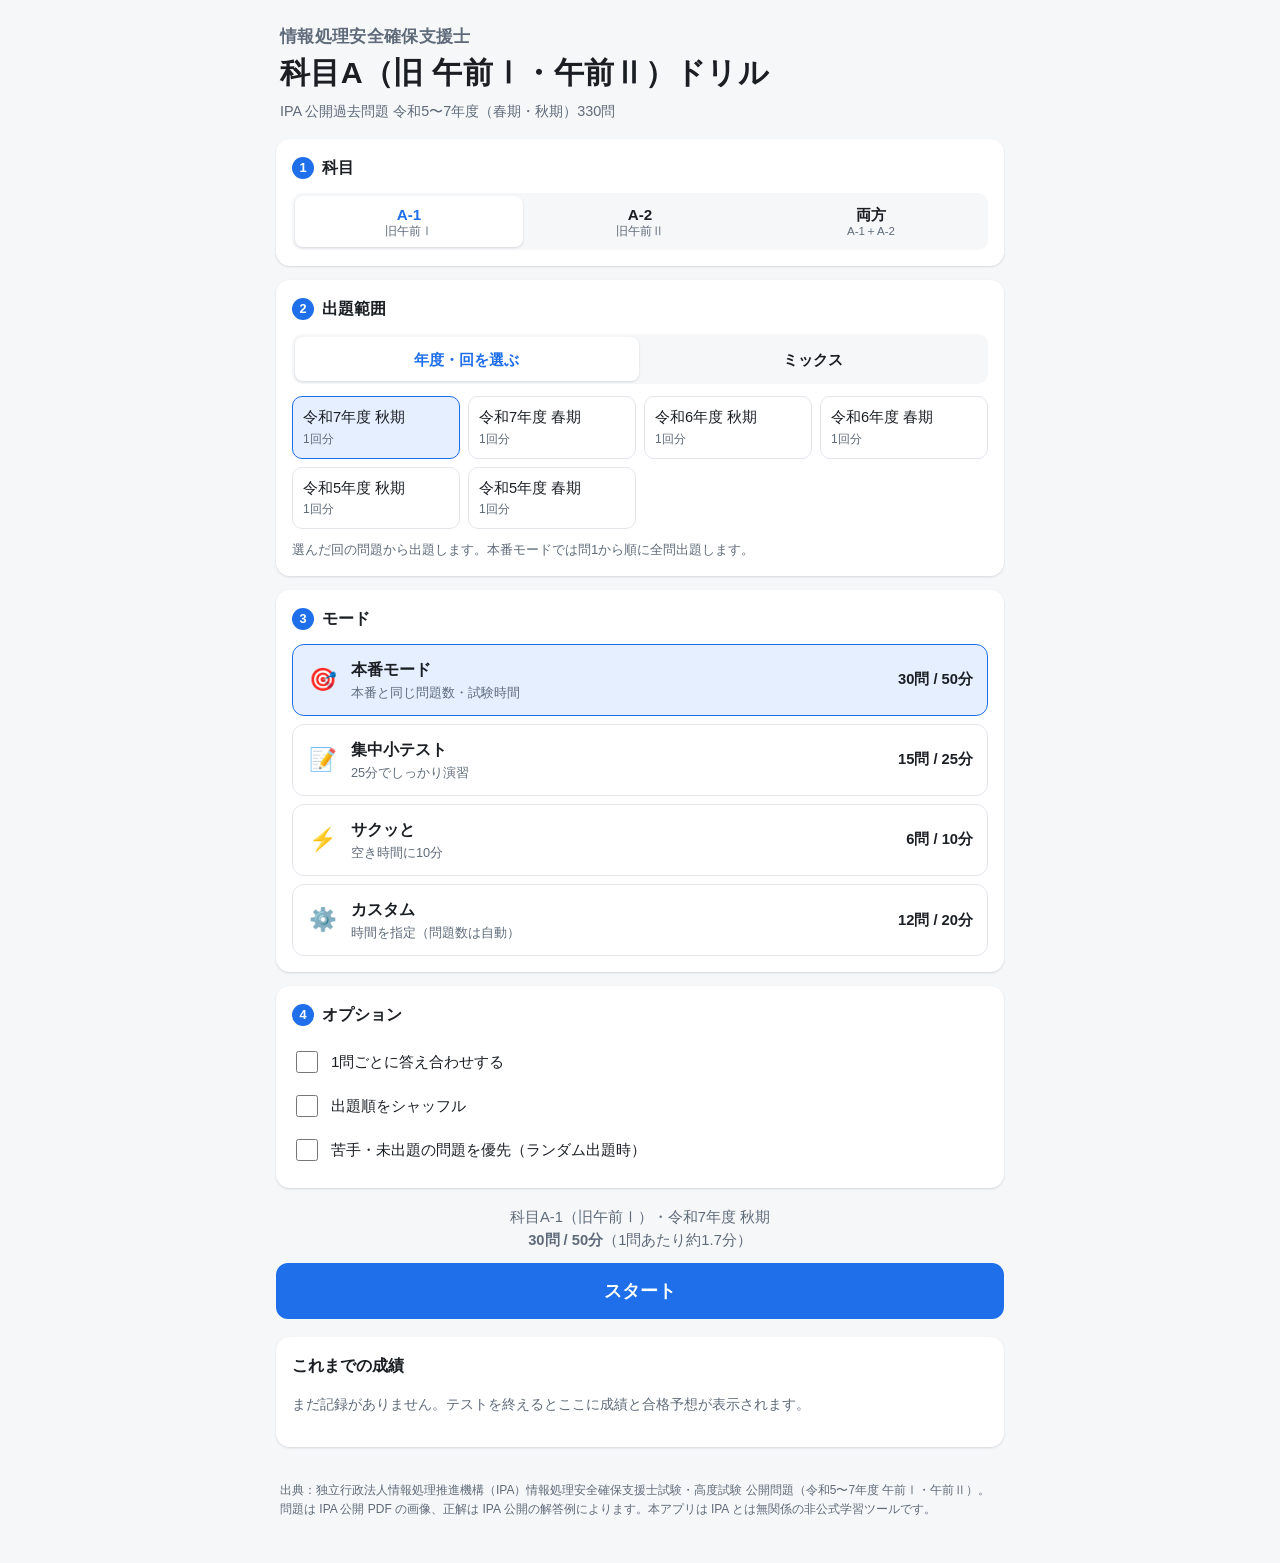
<file: game2/index.html>
<!doctype html>
<html lang="ja">
<head>
<meta charset="utf-8">
<meta name="viewport" content="width=device-width, initial-scale=1, viewport-fit=cover">
<meta name="apple-mobile-web-app-capable" content="yes">
<meta name="mobile-web-app-capable" content="yes">
<meta name="apple-mobile-web-app-status-bar-style" content="default">
<meta name="apple-mobile-web-app-title" content="支援士 科目A">
<meta name="theme-color" content="#f6f7f9" media="(prefers-color-scheme: light)">
<meta name="theme-color" content="#14171c" media="(prefers-color-scheme: dark)">
<title>支援士 科目A ドリル</title>
<link rel="manifest" href="manifest.webmanifest">
<link rel="icon" href="icon.svg" type="image/svg+xml">
<link rel="apple-touch-icon" href="icon-180.png">
<link rel="stylesheet" href="style.css">
</head>
<body>

<!-- ===== ホーム ===== -->
<main id="home" class="screen">
  <header class="home-head">
    <h1>情報処理安全確保支援士<br><span>科目A（旧 午前Ⅰ・午前Ⅱ）ドリル</span></h1>
    <p class="sub">IPA 公開過去問題 令和5〜7年度（春期・秋期）330問</p>
  </header>

  <div id="resume" class="card resume" hidden>
    <div><strong>中断中のテストがあります</strong><div class="muted" id="resumeInfo"></div></div>
    <div class="row-btns">
      <button class="btn primary" id="resumeBtn">再開する</button>
      <button class="btn ghost" id="discardBtn">破棄</button>
    </div>
  </div>

  <section class="card">
    <h2><span class="num">1</span>科目</h2>
    <div class="seg" id="subjectSeg">
      <button data-v="A1" class="on">A-1<small>旧午前Ⅰ</small></button>
      <button data-v="A2">A-2<small>旧午前Ⅱ</small></button>
      <button data-v="AB">両方<small>A-1＋A-2</small></button>
    </div>
  </section>

  <section class="card">
    <h2><span class="num">2</span>出題範囲</h2>
    <div class="seg" id="rangeSeg">
      <button data-v="single" class="on">年度・回を選ぶ</button>
      <button data-v="mix">ミックス</button>
    </div>
    <div class="chips" id="sessionChips"></div>
    <p class="hint" id="rangeHint"></p>
  </section>

  <section class="card">
    <h2><span class="num">3</span>モード</h2>
    <div class="modes" id="modeList"></div>
    <div id="customBox" class="custom" hidden>
      <label for="customMin">制限時間 <output id="customMinOut">20</output> 分</label>
      <input type="range" id="customMin" min="5" max="90" step="5" value="20">
    </div>
  </section>

  <section class="card">
    <h2><span class="num">4</span>オプション</h2>
    <label class="toggle"><input type="checkbox" id="optInstant"><span>1問ごとに答え合わせする</span></label>
    <label class="toggle"><input type="checkbox" id="optShuffle"><span>出題順をシャッフル</span></label>
    <label class="toggle"><input type="checkbox" id="optWeak"><span>苦手・未出題の問題を優先（ランダム出題時）</span></label>
  </section>

  <div class="start-wrap">
    <div class="summary" id="startSummary"></div>
    <button class="btn primary big" id="startBtn">スタート</button>
  </div>

  <section class="card" id="homeWeakCard" hidden>
    <h2>弱点分析（累計）</h2>
    <div id="homeWeak"></div>
  </section>

  <section class="card" id="historyCard">
    <h2>これまでの成績</h2>
    <div id="historyBody"></div>
  </section>

  <footer class="foot">
    <p>出典：独立行政法人情報処理推進機構（IPA）情報処理安全確保支援士試験・高度試験 公開問題（令和5〜7年度 午前Ⅰ・午前Ⅱ）。問題は IPA 公開 PDF の画像、正解は IPA 公開の解答例によります。本アプリは IPA とは無関係の非公式学習ツールです。</p>
  </footer>
</main>

<!-- ===== 受験中 ===== -->
<div id="quiz" class="screen" hidden>
  <div class="topbar">
    <div class="tb-row">
      <button class="icon-btn" id="quitBtn" aria-label="中断してホームへ">✕</button>
      <div class="timer" id="timer" aria-live="off">--:--</div>
      <div class="qpos" id="qpos">1 / 1</div>
      <button class="btn small" id="finishBtn">採点</button>
    </div>
    <div class="tbar"><div id="tbarFill"></div></div>
  </div>

  <div class="qwrap">
    <div class="qmeta"><span id="qsrc"></span><button class="flag" id="flagBtn" aria-pressed="false">☆ 見直し</button></div>
    <figure class="qimg" id="qfig">
      <img id="qimg" alt="">
      <figcaption>タップで拡大</figcaption>
    </figure>
    <div class="feedback" id="feedback" hidden></div>
  </div>

  <div class="answerbar">
    <div class="choices" id="choices">
      <button data-c="ア">ア</button><button data-c="イ">イ</button><button data-c="ウ">ウ</button><button data-c="エ">エ</button>
    </div>
    <div class="navrow">
      <button class="btn ghost" id="prevBtn">‹ 前へ</button>
      <button class="btn ghost" id="paletteBtn">一覧</button>
      <button class="btn ghost" id="nextBtn">次へ ›</button>
    </div>
  </div>
</div>

<!-- 問題一覧 -->
<div class="sheet" id="palette" hidden>
  <div class="sheet-body">
    <div class="sheet-head"><strong>問題一覧</strong><button class="icon-btn" data-close>✕</button></div>
    <div class="legend"><span class="lg ans"></span>解答済 <span class="lg flag"></span>見直し <span class="lg"></span>未解答</div>
    <div class="grid" id="paletteGrid"></div>
    <button class="btn primary" id="paletteFinish">採点する</button>
  </div>
</div>

<!-- 拡大表示 -->
<div class="zoom" id="zoom" hidden>
  <div class="zoom-bar">
    <button class="icon-btn" id="zoomOut" aria-label="縮小">−</button>
    <button class="icon-btn" id="zoomIn" aria-label="拡大">＋</button>
    <button class="icon-btn" data-close aria-label="閉じる">✕</button>
  </div>
  <div class="zoom-scroll"><img id="zoomImg" alt=""></div>
</div>

<!-- ===== 結果 ===== -->
<main id="result" class="screen" hidden>
  <section class="card result-hero">
    <div class="verdict" id="verdict"></div>
    <div class="score"><span id="scoreNum">0</span><small>点</small></div>
    <div class="muted" id="scoreDetail"></div>
    <div class="gauge"><div class="gauge-fill" id="gaugeFill"></div><div class="gauge-line"><span>合格ライン 60点</span></div></div>
  </section>

  <section class="card">
    <h2>合格予想</h2>
    <div class="stats" id="predict"></div>
    <p class="hint" id="predictNote"></p>
  </section>

  <section class="card" id="weakCard">
    <div class="review-head">
      <h2>弱点分析</h2>
      <div class="seg small" id="weakSeg"><button data-v="now" class="on">今回</button><button data-v="all">累計</button></div>
    </div>
    <div id="weakBody"></div>
  </section>

  <section class="card" id="breakdownCard">
    <h2>内訳</h2>
    <div id="breakdown"></div>
  </section>

  <section class="card">
    <div class="review-head">
      <h2>答え合わせ</h2>
      <div class="seg small" id="reviewSeg"><button data-v="all" class="on">すべて</button><button data-v="wrong">不正解のみ</button></div>
    </div>
    <div id="reviewList"></div>
  </section>

  <div class="start-wrap">
    <button class="btn primary big" id="retryWrongBtn">間違えた問題を解き直す</button>
    <button class="btn ghost big" id="homeBtn">ホームに戻る</button>
  </div>
</main>

<div class="toast" id="toast" hidden></div>

<script src="data.js"></script>
<script src="categories.js"></script>
<script src="app.js"></script>
</body>
</html>
</file>
<file: game2/style.css>
:root {
  --bg: #f6f7f9;
  --card: #ffffff;
  --ink: #1b1f24;
  --muted: #5f6b7a;
  --line: #e2e6eb;
  --accent: #1f6feb;
  --accent-ink: #ffffff;
  --accent-soft: #e6efff;
  --ok: #1a7f37;
  --ok-soft: #e3f4e8;
  --ng: #cf222e;
  --ng-soft: #fde8ea;
  --warn: #bf6a02;
  --flag: #d4a106;
  --shadow: 0 1px 2px rgba(16, 24, 40, .06), 0 1px 3px rgba(16, 24, 40, .08);
  --radius: 14px;
  --safe-b: env(safe-area-inset-bottom, 0px);
  --safe-t: env(safe-area-inset-top, 0px);
}
@media (prefers-color-scheme: dark) {
  :root:not([data-theme="light"]) {
    --bg: #14171c; --card: #1d2229; --ink: #e8ecf1; --muted: #9aa6b4; --line: #2e353f;
    --accent: #4c8dff; --accent-soft: #1d2d4a; --ok: #3fb950; --ok-soft: #17301f;
    --ng: #ff6b6b; --ng-soft: #3a1d21; --warn: #e3a03a; --flag: #e3b341;
    --shadow: 0 1px 2px rgba(0, 0, 0, .4);
  }
}
:root[data-theme="dark"] {
  --bg: #14171c; --card: #1d2229; --ink: #e8ecf1; --muted: #9aa6b4; --line: #2e353f;
  --accent: #4c8dff; --accent-soft: #1d2d4a; --ok: #3fb950; --ok-soft: #17301f;
  --ng: #ff6b6b; --ng-soft: #3a1d21; --warn: #e3a03a; --flag: #e3b341;
  --shadow: 0 1px 2px rgba(0, 0, 0, .4);
}

* { box-sizing: border-box; }
html { -webkit-text-size-adjust: 100%; }
body {
  margin: 0; background: var(--bg); color: var(--ink);
  font-family: -apple-system, BlinkMacSystemFont, "Hiragino Sans", "Hiragino Kaku Gothic ProN", "Noto Sans JP", "Yu Gothic UI", Meiryo, sans-serif;
  font-size: 16px; line-height: 1.6;
  -webkit-tap-highlight-color: transparent;
}
[hidden] { display: none !important; }
button { font: inherit; color: inherit; cursor: pointer; }
h1, h2 { margin: 0; }

.screen { max-width: 760px; margin: 0 auto; padding: calc(16px + var(--safe-t)) 16px calc(24px + var(--safe-b)); }

/* ---------- home ---------- */
.home-head { padding: 8px 4px 16px; }
.home-head h1 { font-size: 1.05rem; font-weight: 700; color: var(--muted); letter-spacing: .02em; }
.home-head h1 span { display: block; font-size: 1.6rem; color: var(--ink); line-height: 1.3; margin-top: 2px; }
.sub { margin: 8px 0 0; color: var(--muted); font-size: .9rem; }

.card { background: var(--card); border-radius: var(--radius); box-shadow: var(--shadow); padding: 16px; margin-bottom: 14px; }
.card h2 { font-size: 1rem; margin-bottom: 12px; display: flex; align-items: center; gap: 8px; }
.num { display: inline-grid; place-items: center; width: 22px; height: 22px; border-radius: 50%; background: var(--accent); color: var(--accent-ink); font-size: .8rem; }
.muted { color: var(--muted); font-size: .9rem; }
.hint { color: var(--muted); font-size: .82rem; margin: 10px 0 0; }

.seg { display: flex; background: var(--bg); border-radius: 10px; padding: 3px; gap: 3px; }
.seg button { flex: 1; border: 0; background: transparent; padding: 9px 6px; border-radius: 8px; font-weight: 600; font-size: .95rem; line-height: 1.25; min-height: 44px; }
.seg button small { display: block; font-weight: 400; font-size: .72rem; color: var(--muted); }
.seg button.on { background: var(--card); box-shadow: var(--shadow); color: var(--accent); }
.seg.small button { padding: 5px 10px; min-height: 34px; font-size: .85rem; }

.chips { display: grid; grid-template-columns: repeat(auto-fill, minmax(140px, 1fr)); gap: 8px; margin-top: 12px; }
.chip { border: 1.5px solid var(--line); background: var(--card); border-radius: 10px; padding: 9px 10px; text-align: left; min-height: 44px; font-size: .92rem; }
.chip small { display: block; color: var(--muted); font-size: .75rem; }
.chip.on { border-color: var(--accent); background: var(--accent-soft); }

.modes { display: grid; gap: 8px; }
.mode { display: flex; align-items: center; gap: 12px; text-align: left; border: 1.5px solid var(--line); background: var(--card); border-radius: 12px; padding: 12px 14px; min-height: 56px; }
.mode.on { border-color: var(--accent); background: var(--accent-soft); }
.mode .m-ico { font-size: 1.4rem; width: 32px; text-align: center; }
.mode .m-main { flex: 1; }
.mode .m-title { display: block; font-weight: 700; }
.mode .m-desc { display: block; font-size: .8rem; color: var(--muted); }
.mode .m-spec { font-weight: 700; font-variant-numeric: tabular-nums; white-space: nowrap; font-size: .92rem; }
.custom { margin-top: 12px; }
.custom label { font-size: .92rem; }
.custom output { font-weight: 700; font-size: 1.1rem; color: var(--accent); }
.custom input { width: 100%; accent-color: var(--accent); height: 32px; }

.toggle { display: flex; align-items: center; gap: 10px; padding: 8px 0; min-height: 44px; font-size: .95rem; }
.toggle input { width: 22px; height: 22px; accent-color: var(--accent); flex: none; }

.start-wrap { display: grid; gap: 10px; margin: 18px 0; }
.summary { text-align: center; color: var(--muted); font-size: .92rem; }

.btn { border: 0; border-radius: 12px; padding: 10px 16px; font-weight: 700; min-height: 44px; background: var(--bg); }
.btn.primary { background: var(--accent); color: var(--accent-ink); }
.btn.primary:disabled { opacity: .45; cursor: not-allowed; }
.btn.ghost { background: transparent; border: 1.5px solid var(--line); }
.btn.big { padding: 14px; font-size: 1.1rem; min-height: 54px; }
.btn.small { padding: 6px 14px; min-height: 36px; background: var(--accent); color: var(--accent-ink); }
.row-btns { display: flex; gap: 8px; }
.resume { display: flex; flex-wrap: wrap; gap: 12px; align-items: center; justify-content: space-between; border: 1.5px solid var(--accent); }

.hist-stats { display: grid; grid-template-columns: repeat(auto-fit, minmax(150px, 1fr)); gap: 10px; margin-bottom: 12px; }
.hist-table { width: 100%; border-collapse: collapse; font-size: .85rem; }
.hist-table td, .hist-table th { padding: 7px 4px; border-bottom: 1px solid var(--line); text-align: left; }
.hist-table th { color: var(--muted); font-weight: 600; }
.hist-table td.r { text-align: right; font-variant-numeric: tabular-nums; }
.pass { color: var(--ok); font-weight: 700; }
.fail { color: var(--ng); font-weight: 700; }
.link-btn { border: 0; background: none; color: var(--muted); text-decoration: underline; font-size: .8rem; padding: 8px 0 0; }

.foot { color: var(--muted); font-size: .75rem; padding: 8px 4px; }

/* ---------- quiz ---------- */
#quiz { padding: 0; max-width: none; }
.topbar { position: sticky; top: 0; z-index: 10; background: var(--card); box-shadow: var(--shadow); padding-top: var(--safe-t); }
.tb-row { max-width: 860px; margin: 0 auto; display: flex; align-items: center; gap: 10px; padding: 8px 16px; }
.icon-btn { border: 0; background: var(--bg); border-radius: 10px; min-width: 40px; height: 40px; font-size: 1.05rem; }
.timer { font-size: 1.6rem; font-weight: 800; font-variant-numeric: tabular-nums; letter-spacing: .02em; flex: 1; text-align: center; }
.timer.warn { color: var(--warn); }
.timer.danger { color: var(--ng); animation: pulse 1s steps(2) infinite; }
.timer.free { font-size: 1.1rem; color: var(--muted); }
@keyframes pulse { 50% { opacity: .55; } }
.qpos { font-variant-numeric: tabular-nums; color: var(--muted); font-size: .9rem; min-width: 58px; text-align: right; }
.tbar { height: 4px; background: var(--line); }
.tbar div { height: 100%; width: 100%; background: var(--accent); transform-origin: left; transition: transform 1s linear, background .3s; }
.tbar.warn div { background: var(--warn); }
.tbar.danger div { background: var(--ng); }

.qwrap { max-width: 860px; margin: 0 auto; padding: 12px 16px calc(150px + var(--safe-b)); }
.qmeta { display: flex; justify-content: space-between; align-items: center; gap: 8px; font-size: .8rem; color: var(--muted); margin-bottom: 8px; }
.flag { border: 1.5px solid var(--line); background: var(--card); border-radius: 999px; padding: 4px 12px; font-size: .82rem; min-height: 34px; white-space: nowrap; }
.flag[aria-pressed="true"] { border-color: var(--flag); color: var(--flag); font-weight: 700; }
.qimg { margin: 0; background: #fff; border-radius: 12px; padding: 12px; box-shadow: var(--shadow); cursor: zoom-in; }
.qimg img { display: block; width: 100%; height: auto; }
.qimg figcaption { text-align: right; font-size: .7rem; color: #8a94a3; margin-top: 4px; }
@media (prefers-color-scheme: dark) { :root:not([data-theme="light"]) .qimg img { filter: brightness(.92); } }

.feedback { margin-top: 12px; border-radius: 12px; padding: 12px 14px; font-weight: 700; }
.feedback.ok { background: var(--ok-soft); color: var(--ok); }
.feedback.ng { background: var(--ng-soft); color: var(--ng); }

.answerbar { position: fixed; left: 0; right: 0; bottom: 0; z-index: 10; background: var(--card); box-shadow: 0 -2px 10px rgba(0, 0, 0, .08); padding: 10px 16px calc(10px + var(--safe-b)); }
.choices, .navrow { max-width: 860px; margin: 0 auto; display: grid; grid-template-columns: repeat(4, 1fr); gap: 8px; }
.navrow { grid-template-columns: 1fr auto 1fr; margin-top: 8px; }
.navrow .btn { min-height: 40px; padding: 6px 12px; }
.choices button { border: 2px solid var(--line); background: var(--card); border-radius: 12px; font-size: 1.35rem; font-weight: 700; min-height: 54px; }
.choices button.sel { background: var(--accent); color: var(--accent-ink); border-color: var(--accent); }
.choices button.correct { background: var(--ok); border-color: var(--ok); color: #fff; }
.choices button.wrong { background: var(--ng); border-color: var(--ng); color: #fff; }
.choices button:disabled { cursor: default; }
@media (hover: hover) { .choices button:not(:disabled):hover { border-color: var(--accent); } }

.sheet { position: fixed; inset: 0; z-index: 30; background: rgba(0, 0, 0, .45); display: flex; align-items: flex-end; justify-content: center; }
.sheet-body { background: var(--card); width: 100%; max-width: 640px; max-height: 80vh; overflow: auto; border-radius: 18px 18px 0 0; padding: 16px 16px calc(16px + var(--safe-b)); display: grid; gap: 12px; }
@media (min-width: 700px) { .sheet { align-items: center; } .sheet-body { border-radius: 18px; } }
.sheet-head { display: flex; justify-content: space-between; align-items: center; }
.legend { font-size: .8rem; color: var(--muted); display: flex; align-items: center; gap: 6px; flex-wrap: wrap; }
.lg { display: inline-block; width: 14px; height: 14px; border-radius: 4px; border: 1.5px solid var(--line); margin-left: 6px; }
.lg.ans { background: var(--accent); border-color: var(--accent); }
.lg.flag { border-color: var(--flag); border-width: 3px; }
.grid { display: grid; grid-template-columns: repeat(auto-fill, minmax(48px, 1fr)); gap: 8px; }
.grid button { min-height: 46px; border-radius: 10px; border: 1.5px solid var(--line); background: var(--card); font-weight: 700; font-variant-numeric: tabular-nums; position: relative; }
.grid button.ans { background: var(--accent); color: var(--accent-ink); border-color: var(--accent); }
.grid button.flagged { box-shadow: inset 0 0 0 2px var(--flag); border-color: var(--flag); }
.grid button.cur { outline: 3px solid var(--ink); outline-offset: 1px; }
.grid button.ok { background: var(--ok); border-color: var(--ok); color: #fff; }
.grid button.ng { background: var(--ng); border-color: var(--ng); color: #fff; }

.zoom { position: fixed; inset: 0; z-index: 40; background: #fff; display: flex; flex-direction: column; }
.zoom-bar { display: flex; justify-content: flex-end; gap: 8px; padding: calc(8px + var(--safe-t)) 12px 8px; background: #eef0f3; }
.zoom-bar .icon-btn { background: #fff; color: #1b1f24; }
.zoom-scroll { flex: 1; overflow: auto; -webkit-overflow-scrolling: touch; padding: 12px 12px calc(12px + var(--safe-b)); }
.zoom-scroll img { display: block; width: 100%; max-width: none; height: auto; }

/* ---------- result ---------- */
.result-hero { text-align: center; padding: 22px 16px; }
.verdict { display: inline-block; font-weight: 800; padding: 4px 14px; border-radius: 999px; font-size: .95rem; }
.verdict.pass { background: var(--ok-soft); color: var(--ok); }
.verdict.fail { background: var(--ng-soft); color: var(--ng); }
.score { font-size: 4rem; font-weight: 800; line-height: 1.1; margin: 8px 0 2px; font-variant-numeric: tabular-nums; }
.score small { font-size: 1.2rem; margin-left: 4px; color: var(--muted); }
.gauge { position: relative; height: 12px; background: var(--line); border-radius: 999px; margin: 26px 4px 18px; }
.gauge-fill { height: 100%; border-radius: 999px; background: var(--accent); width: 0; transition: width .8s ease; }
.gauge-line { position: absolute; left: 60%; top: -6px; bottom: -6px; width: 2px; background: var(--ink); }
.gauge-line span { position: absolute; top: 24px; left: 50%; transform: translateX(-50%); font-size: .72rem; white-space: nowrap; color: var(--muted); }

.stats { display: grid; grid-template-columns: repeat(auto-fit, minmax(140px, 1fr)); gap: 10px; }
.stat { background: var(--bg); border-radius: 12px; padding: 12px; }
.stat .k { font-size: .78rem; color: var(--muted); }
.stat .v { font-size: 1.6rem; font-weight: 800; font-variant-numeric: tabular-nums; line-height: 1.25; }
.stat .v small { font-size: .85rem; font-weight: 600; color: var(--muted); margin-left: 2px; }
.stat .s { font-size: .75rem; color: var(--muted); }
.bar { height: 6px; border-radius: 999px; background: var(--line); margin-top: 6px; overflow: hidden; }
.bar div { height: 100%; background: var(--accent); }

.bd-row { display: grid; grid-template-columns: 1fr auto; gap: 4px 10px; padding: 9px 0; border-bottom: 1px solid var(--line); font-size: .92rem; }
.bd-row:last-child { border-bottom: 0; }
.bd-row .bar { grid-column: 1 / -1; margin-top: 0; }

.review-head { display: flex; justify-content: space-between; align-items: center; gap: 8px; margin-bottom: 8px; }
.review-head h2 { margin: 0; }
.rv { border-bottom: 1px solid var(--line); }
.rv:last-child { border-bottom: 0; }
.rv summary { list-style: none; display: grid; grid-template-columns: 30px 1fr auto; gap: 8px; align-items: center; padding: 11px 2px; cursor: pointer; min-height: 44px; }
.rv summary::-webkit-details-marker { display: none; }
.rv .mark { font-weight: 800; font-size: 1.1rem; text-align: center; }
.rv .mark.ok { color: var(--ok); }
.rv .mark.ng { color: var(--ng); }
.rv .t { font-size: .88rem; }
.rv .t small { display: block; color: var(--muted); font-size: .75rem; }
.rv .a { font-size: .85rem; white-space: nowrap; font-variant-numeric: tabular-nums; }
.rv .a b { font-size: 1rem; }
.rv .body { padding: 0 0 14px; }
.rv .body .qimg { cursor: zoom-in; }

.toast { position: fixed; left: 50%; bottom: calc(160px + var(--safe-b)); transform: translateX(-50%); background: var(--ink); color: var(--bg); padding: 10px 18px; border-radius: 999px; font-size: .9rem; z-index: 50; max-width: calc(100% - 32px); text-align: center; }

@media (min-width: 900px) {
  .home-head h1 span { font-size: 1.9rem; }
  .timer { font-size: 1.8rem; }
}

@media (max-width: 480px) {
  .qwrap { padding-left: 8px; padding-right: 8px; }
  .qimg { padding: 8px 6px; border-radius: 10px; }
}

/* ---------- 弱点分析 ---------- */
.weak-msg { border-radius: 12px; padding: 10px 14px; margin: 0 0 12px; font-size: .9rem; line-height: 1.6; }
.weak-msg.ng { background: var(--ng-soft); }
.weak-msg.ng b { color: var(--ng); }
.weak-msg.ok { background: var(--ok-soft); color: var(--ok); font-weight: 700; }
.weak-groups { grid-template-columns: repeat(auto-fit, minmax(120px, 1fr)); margin-bottom: 10px; }
.wk-row { display: grid; grid-template-columns: 1fr auto auto; gap: 4px 10px; align-items: center; padding: 9px 0; border-bottom: 1px solid var(--line); font-size: .9rem; }
.wk-row .bar { grid-column: 1 / -1; margin-top: 0; }
.wk-name { min-width: 0; }
.wk-val { font-variant-numeric: tabular-nums; white-space: nowrap; font-size: .85rem; color: var(--muted); }
.wk-row.weak .wk-val { color: var(--ng); font-weight: 700; }
.btn.small.wk-btn { min-height: 34px; padding: 4px 12px; background: transparent; color: var(--accent); border: 1.5px solid var(--accent); }
.badge { display: inline-block; background: var(--ng); color: #fff; font-size: .7rem; font-weight: 700; border-radius: 6px; padding: 1px 6px; margin-right: 6px; vertical-align: 1px; }
</file>
